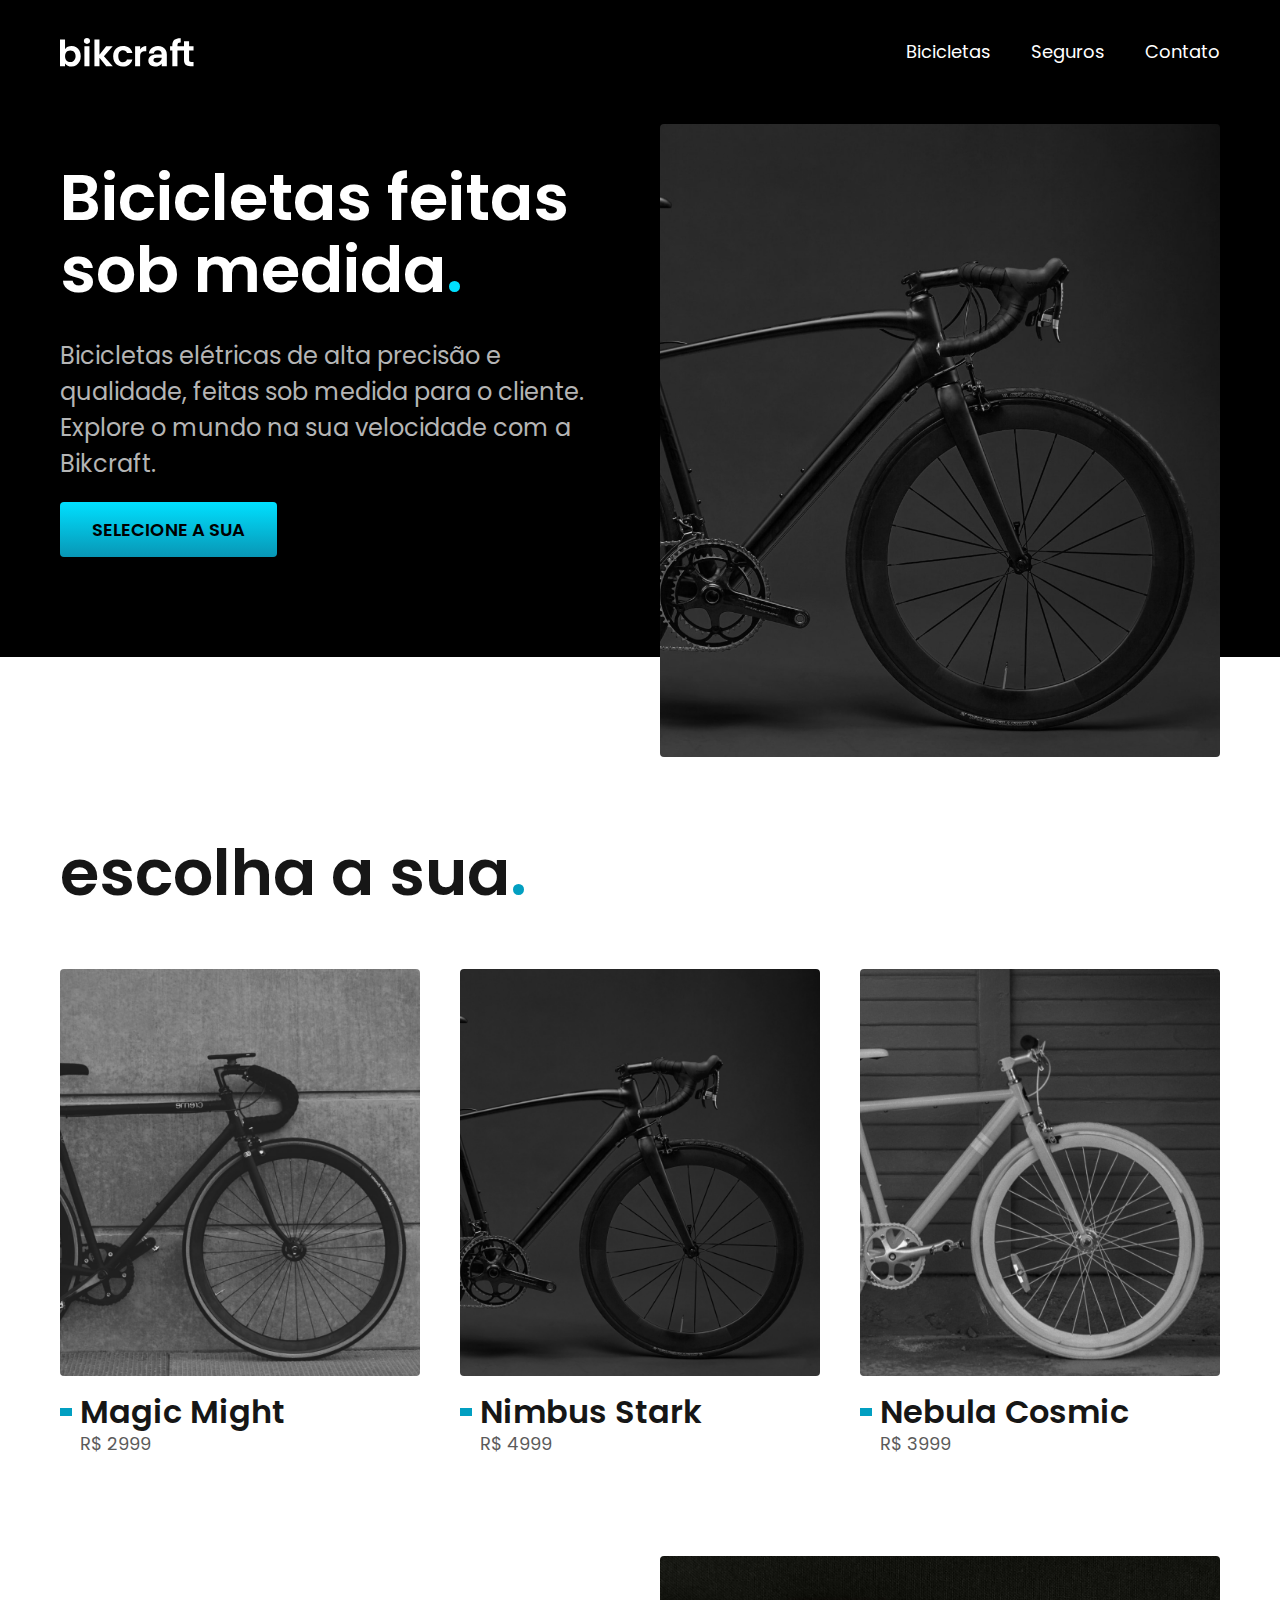
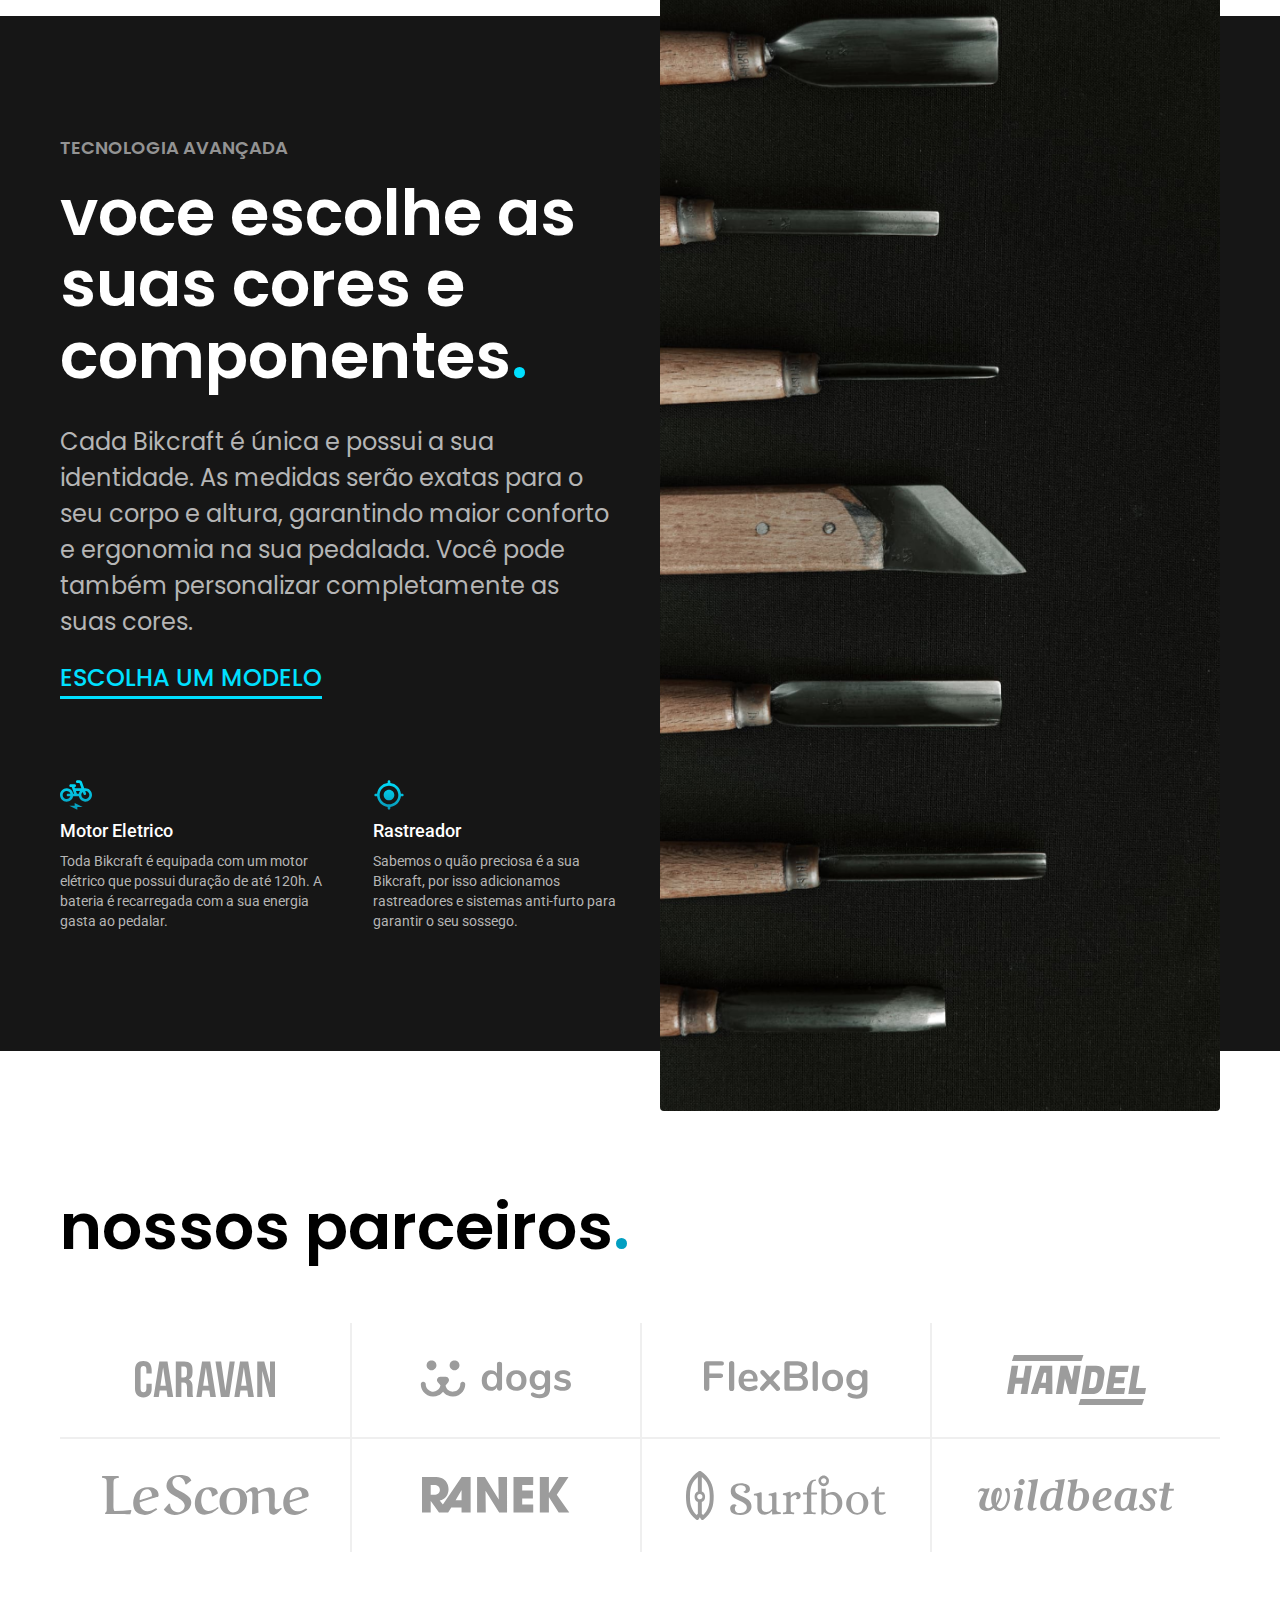
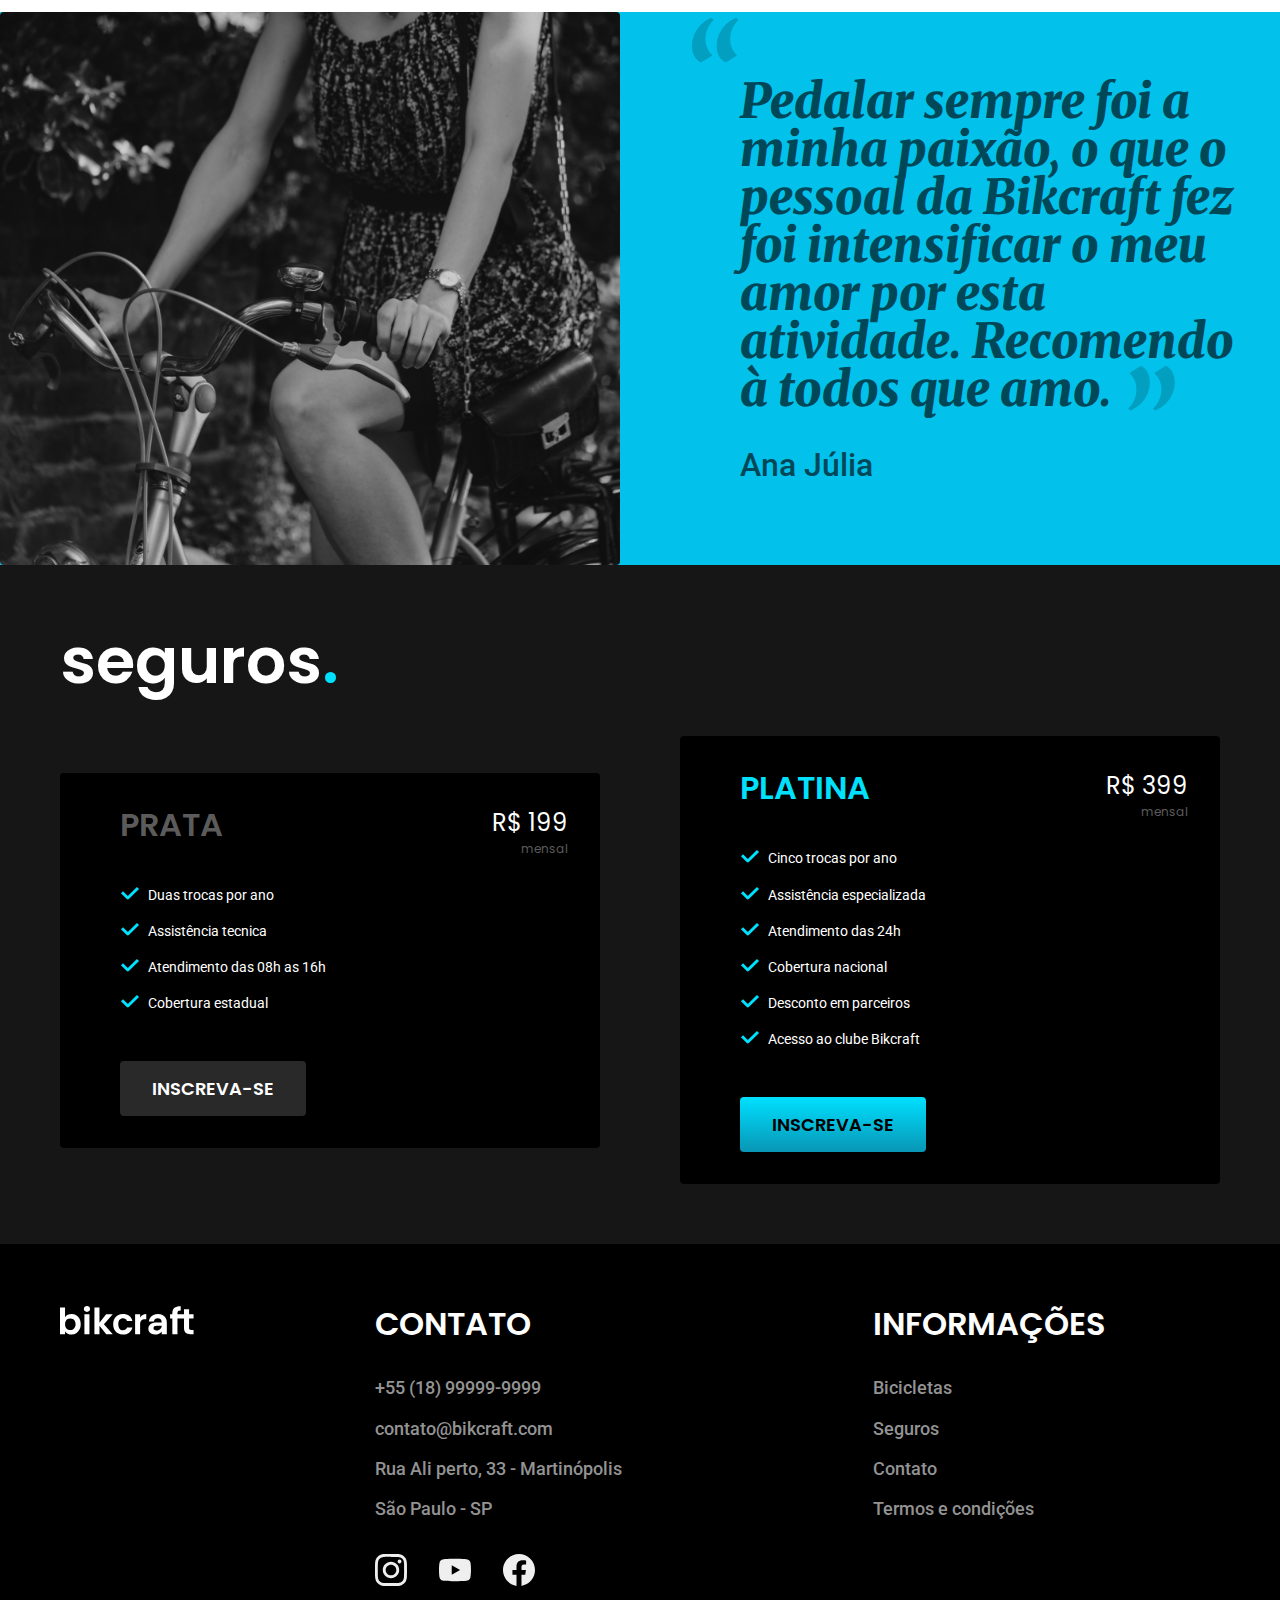
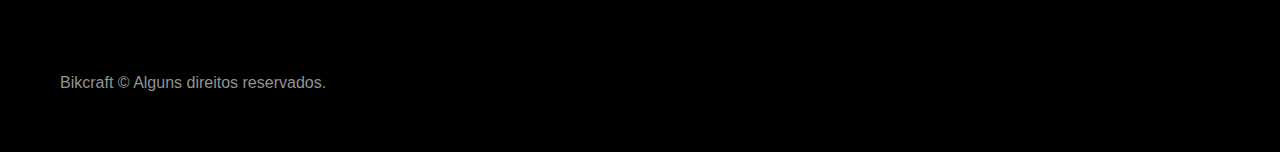
<file: index.html>
<!DOCTYPE html>
<html lang="pt-br">
<head>
    <meta charset="UTF-8">
    <meta name="viewport" content="width=device-width, initial-scale=1.0">
    <meta name="description" content="Bicicletas elétricas de alta precisão e qualidade,  feitas sob medida para o cliente. Explore o mundo na sua velocidade com a Bikcraft.">
    <link rel="icon" href="./img/favcon.svg" type="image/sbg+xml">
    <link rel="preload" href="./css/style.min.css" as="style">
    <link rel="stylesheet" href="./css/style.min.css">
    <link rel="preconnect" href="https://fonts.googleapis.com">
    <link rel="preconnect" href="https://fonts.gstatic.com" crossorigin>
    <link href="https://fonts.googleapis.com/css2?family=Merriweather:ital,wght@1,900&family=Poppins:wght@400;600&family=Roboto:wght@400;500&display=swap" rel="stylesheet">
    <title>Bikcraft - Bicicletas Elétricas</title>
</head>
<body>
    <header class="header-bg">
        <div class="header container">
            <a href="./index.html"><img src="./img/bikcraft.svg" alt="Bikcraft"></a>
            <nav aria-label="primaria">
                <ul class="header-menu font-principal-media-normal2">
                    <li><a href="./bicicletas.html">Bicicletas</a></li>
                    <li><a href="./seguros.html">Seguros</a></li>
                    <li><a href="./contato.html">Contato</a></li>
                </ul>
            </nav> 
        </div>
    </header>
    <main class="intro-bg">
        <div class="intro container">
            <div class="intro-conteudo">
                <h1 class="font-principal-bold-grande">Bicicletas feitas sob medida<span class="ponto">.</span></h1>
                <p class="font-principal-media-normal">Bicicletas elétricas de alta precisão e qualidade,  feitas sob medida para o cliente. Explore o mundo na sua velocidade com a Bikcraft.</p>
                <a class="botao" href="./bicicletas.html">Selecione a sua</a>
            </div>
                <picture>
                    <source media="(max-width: 800px)" srcset="./img/bicicletas/nimbus.jpg">
                    <img src="./img/bicicletas/nimbusstark-home.jpg" alt="Bicicleta elétrica preta">
                </picture>
        </div>
    </main>
    <article class="bicicletas-lista">
        <h2 class="font-principal-bold-grande">escolha a sua<span class="ponto2">.</span></h2>
        <ul>
            <li>
                <a href="./bicicletas/magic.html">
                    <img src="./img/bicicletas/magicmight-home.jpg" alt="Bicicleta preta">
                    <h3 class="font-principal-bold-grande2">Magic Might</h3>
                    <span class="font-principal-media-normal2">R$ 2999</span>
                </a>
            </li>
            <li>
                <a href="./bicicletas/nimbus.html">
                    <img src="./img/bicicletas/nimbusstark-home.jpg" alt="Bicicleta preta">
                    <h3 class="font-principal-bold-grande2">Nimbus Stark</h3>
                    <span class="font-principal-media-normal2">R$ 4999</span>
                </a>
            </li>
            <li>
                <a href="./bicicletas/nebula.html">
                    <img src="./img/bicicletas/nebulacosmic-home.jpg" alt="Bicicleta preta">
                    <h3 class="font-principal-bold-grande2">Nebula Cosmic</h3>
                    <span class="font-principal-media-normal2">R$ 3999</span>
                </a>
            </li>
        </ul>
    </article>
    <article class="tecnologias-bg">
        <div class="tecnologias container">
            <div class="tecnologia-conteudo">
                <span class="font-principal-bold-normal">TECNOLOGIA AVANÇADA</span>
                <h2 class="font-principal-bold-grande">voce escolhe as suas cores e componentes<span class="ponto">.</span></h2>
                <p class="font-principal-media-normal">Cada Bikcraft é única e possui a sua identidade. As medidas serão exatas para o seu corpo e altura, garantindo maior conforto e ergonomia na sua pedalada. Você pode também personalizar completamente as suas cores.</p>
                <a href="./bicicletas.html" class="link">Escolha um modelo</a>
                <div class="tecnologia-vantagens">
                    <div>
                        <img src="./img/icones/eletrica.svg" alt="">
                        <h3 class="font-secundaria-media-normal2">Motor Eletrico</h3>
                        <p class="font-secundaria-media-pequena">Toda Bikcraft é equipada com um motor elétrico que possui duração de até 120h. A bateria é recarregada com a sua energia gasta ao pedalar.</p>
                    </div>
                    <div>
                        <img src="./img/icones/rastreador.svg" alt="">
                        <h3 class="font-secundaria-media-normal2">Rastreador</h3>
                        <p class="font-secundaria-media-pequena">Sabemos o quão preciosa é a sua Bikcraft, por isso adicionamos rastreadores e sistemas anti-furto para garantir o seu sossego.</p>
                    </div>
                </div>
            </div>
            <div class="tecnologia-img">
                <img src="./img/fotos/tecnologia.jpg" alt="Ferramentas">
            </div>
        </div>
    </article>
    <section class="parceiros container" aria-label="Nossos Parceiros">
        <h2 class="font-principal-bold-grande">nossos parceiros<span class="ponto2">.</span></h2>
        <ul>
            <li><img src="./img/parceiros/caravan.svg" alt=""></li>
            <li><img src="./img/parceiros/dogs.svg" alt=""></li>
            <li><img src="./img/parceiros/flexblog.svg" alt=""></li>
            <li><img src="./img/parceiros/handel.svg" alt=""></li>
            <li><img src="./img/parceiros//lescone.svg" alt=""></li>
            <li><img src="./img/parceiros/ranek.svg" alt=""></li>
            <li><img src="./img/parceiros/surfbot.svg" alt=""></li>
            <li><img src="./img/parceiros/wildbeast.svg" alt=""></li>
        </ul>
    </section>
    <section class="depoimento">
        <div class="depoimento-img">
            <img src="./img/fotos/depoimento.jpg" alt="Pessoa pedalando uma bikcraft">
        </div>
        <div class="depoimento-texto">
            <blockquote>
                <p> Pedalar sempre foi a minha paixão, o que o pessoal da Bikcraft fez foi intensificar o meu amor por esta atividade. Recomendo à todos que amo.</p>
            </blockquote>
            <span class="font-secundaria-media-grande">Ana Júlia</span>
        </div>
    </section>
    <article class="seguros-bg">
        <div class="seguros container">
            <h2 class="font-principal-bold-grande">seguros<span class="ponto">.</span></h2>
        <div class="seguros-item">
            <h3 class="font-principal-bold-grande2">PRATA</h2>
            <span class="font-principal-media-normal">R$ 199<span class="font-principal-media-pequena">mensal</span></span>
            <ul class="font-secundaria-media-pequena">
                <li>Duas trocas por ano</li>
                <li>Assistência tecnica</li>
                <li>Atendimento das 08h as 16h</li>
                <li>Cobertura estadual</li>
            </ul>
            <a href="./orcamento.html?tipo=seguro&produto=prata" class="botao secundario">INSCREVA-SE</a>
        </div>
        <div class="seguros-item">
            <h3 class="font-principal-bold-grande2" id="platina">PLATINA</h2>
            <span class="font-principal-media-normal">R$ 399<span class="font-principal-media-pequena">mensal</span></span>
            <ul class="font-secundaria-media-pequena">
                <li>Cinco trocas por ano</li>
                <li>Assistência especializada</li>
                <li>Atendimento das 24h</li>
                <li>Cobertura nacional</li>
                <li>Desconto em parceiros</li>
                <li>Acesso ao clube Bikcraft</li>
            </ul>
            <a href="./orcamento.html?tipo=seguro&produto=platina" class="botao">INSCREVA-SE</a>
        </div>
        </div>
    </article>
    <footer class="footer-bg">
        <div class="footer container">
            <img src="./img/bikcraft.svg" alt="Bikcraft">
            <div class="footer-contato">
                <h3 class="font-principal-bold-grande2">Contato</h3>
                <ul class="font-secundaria-media-normal2">
                    <li><a href="tel:+5518999999999">+55 (18) 99999-9999</a></li>
                    <li><a href="mailto:contato@bikcraft.com">contato@bikcraft.com</a></li>
                    <li>Rua Ali perto, 33 - Martinópolis</li>
                    <li>São Paulo - SP</li>
                </ul>
                <div class="footer-redes">
                    <ul>
                        <li><a href="./"><img src="./img/redes/instagram.svg" alt="instagram"></a></li>
                        <li><a href="./"><img src="./img/redes/youtube.svg" alt="youtube"></a></li>
                        <li><a href="./"><img src="./img/redes/facebook.svg" alt="facebook"></a></li>
                    </ul>
                </div>
            </div>
            <div class="footer-infos">
                <h3 class="font-principal-bold-grande2">Informações</h3>
                <nav>
                    <ul class="font-secundaria-media-normal2">
                        <li><a href="./bicicletas.html">Bicicletas</a></li>
                        <li><a href="./seguros.html">Seguros<a></li>
                        <li><a href="./contato.html">Contato</a></li>
                        <li><a href="./termos.html">Termos e condições</a></li>
                    </ul>
                </nav>
            </div>
            <p class="copy">Bikcraft &copy; Alguns direitos reservados.</p>
        </div>
    </footer>
    <script src="./js/script.js"></script>
</body>
</html>
</file>
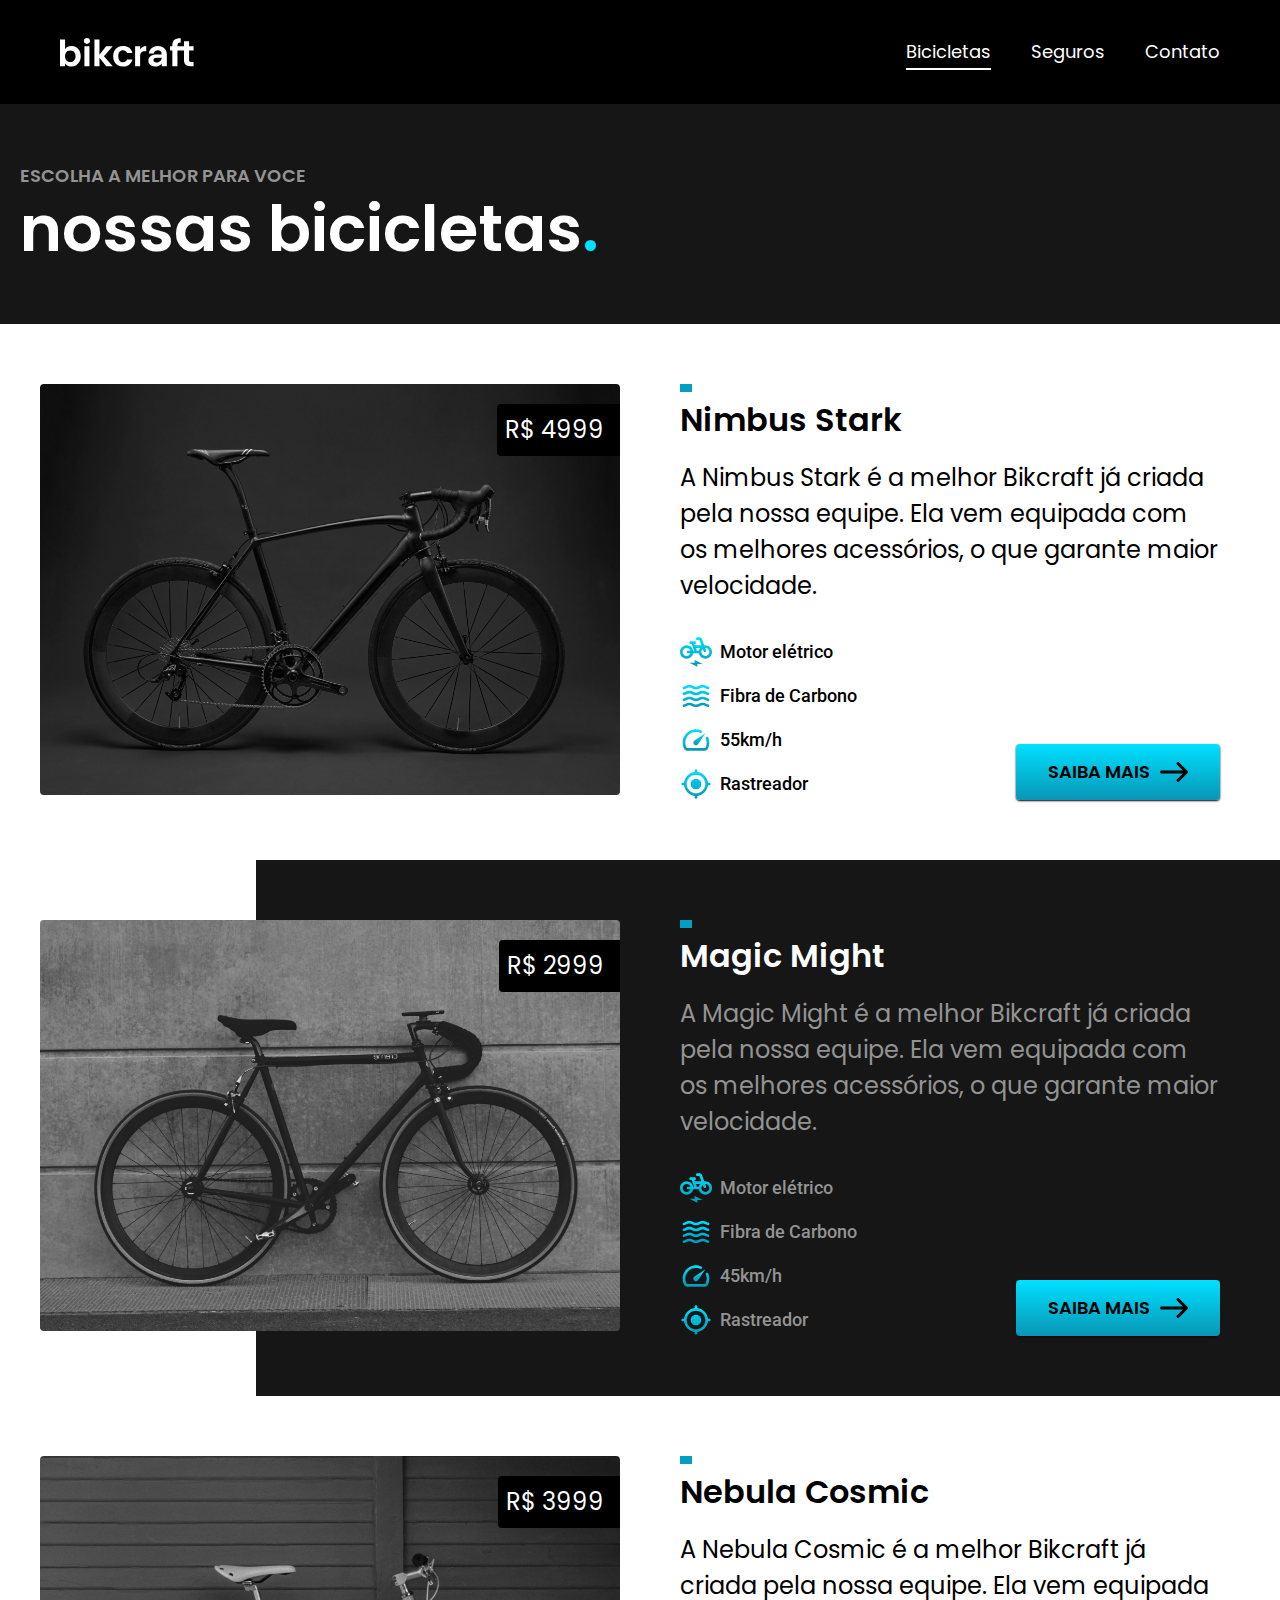
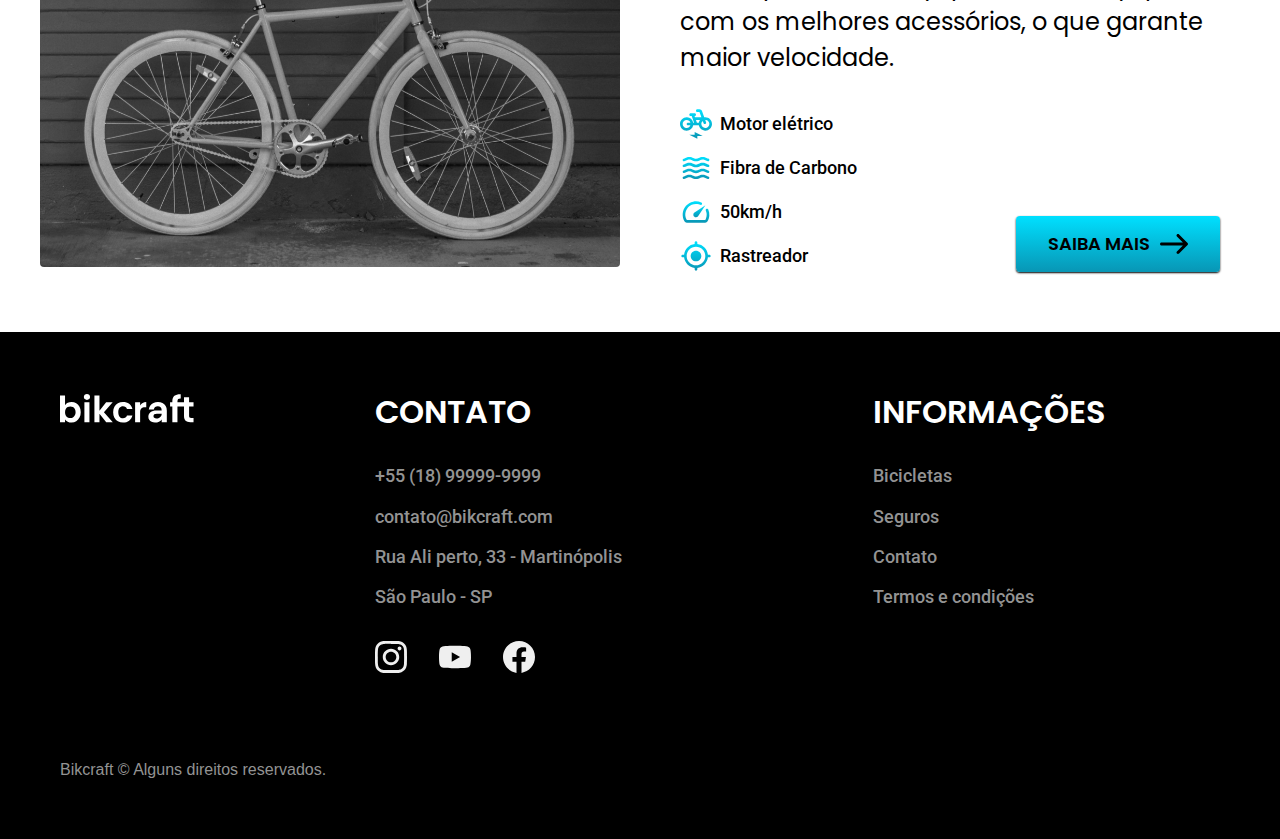
<file: bicicletas.html>
<!DOCTYPE html>
<html lang="pt-br">
<head>
    <meta charset="UTF-8">
    <meta name="viewport" content="width=device-width, initial-scale=1.0">
    <meta name="description" content="Bicicletas elétricas de alta precisão e qualidade,  feitas sob medida para o cliente. Explore o mundo na sua velocidade com a Bikcraft.">
    <link rel="icon" href="./img/favcon.svg" type="image/sbg+xml">
    <link rel="preload" href="./css/style.min.css" as="style">
    <link rel="stylesheet" href="./css/style.min.css">
    <link rel="preconnect" href="https://fonts.googleapis.com">
    <link rel="preconnect" href="https://fonts.gstatic.com" crossorigin>
    <link href="https://fonts.googleapis.com/css2?family=Merriweather:ital,wght@1,900&family=Poppins:wght@400;600&family=Roboto:wght@400;500&display=swap" rel="stylesheet">
    <link rel="preconnect" href="https://fonts.googleapis.com">
    <link rel="preconnect" href="https://fonts.gstatic.com" crossorigin>
    <link href="https://fonts.googleapis.com/css2?family=Poppins:wght@400;600&family=Roboto:wght@400;500&display=swap" rel="stylesheet">
    <title>Bicicletas - Bikcraft</title>
</head>
<body id="bicicletas">

    <header class="header-bg">
        <div class="header container">
            <a href="./index.html"><img src="./img/bikcraft.svg" alt="Bikcraft"></a>
            <nav aria-label="primaria">
                <ul class="header-menu font-principal-media-normal2">
                    <li><a href="./bicicletas.html">Bicicletas</a></li>
                    <li><a href="./seguros.html">Seguros</a></li>
                    <li><a href="./contato.html">Contato</a></li>
                </ul>
            </nav>
        </div>
    </header>

    <main>
        <div class="titulo-bg">
            <div class="titulo">
                <p class="font-principal-bold-normal">ESCOLHA A MELHOR PARA VOCE</p>
                <h1 class="font-principal-bold-grande">nossas bicicletas<span class="ponto">.</span></h1>
            </div>
        </div>

            <div class="bicicletas container">
                <div class="bicicletas-img">
                    <img src="./img/bicicletas/nimbus.jpg" alt="Bicicleta preta">
                    <span class="preco font-principal-media-normal">R$ 4999</span>
                </div>
                <div class="bicicleta-conteudo">
                    <h2 class="font-principal-bold-grande2">Nimbus Stark</h2>
                    <p class="font-principal-media-normal">A Nimbus Stark é a melhor Bikcraft já criada pela nossa equipe. Ela vem equipada com os melhores acessórios, o que garante maior velocidade.</p>
                    <ul class="font-secundaria-media-normal2">
                        <li>
                            <img src="./img/icones/eletrica.svg" alt="motor eletrico">Motor elétrico
                        </li>
                        <li>
                            <img src="./img/icones/carbono.svg" alt="">Fibra de Carbono
                        </li>
                        <li>
                            <img src="./img/icones/velocidade.svg" alt="">55km/h
                        </li>
                        <li>
                            <img src="./img/icones/rastreador.svg" alt="">Rastreador
                        </li>
                    </ul>
                    <a href="./bicicletas/nimbus.html?tipo=bikcraft&produto=nimbus" class="botao seta">Saiba mais</a>
                </div>
            </div>

        <div class="bicicletas-bg">
            <div class="bicicletas container">
                <div class="bicicletas-img">
                    <img src="./img/bicicletas/magic.jpg" alt="Bicicleta preta">
                    <span class="preco font-principal-media-normal">R$ 2999</span>
                </div>
                <div class="bicicleta-conteudo">
                    <h2 class="font-principal-bold-grande2">Magic Might</h2>
                    <p class="font-principal-media-normal">A Magic Might é a melhor Bikcraft já criada pela nossa equipe. Ela vem equipada com os melhores acessórios, o que garante maior velocidade.</p>
                    <ul class="font-secundaria-media-normal2">
                        <li>
                            <img src="./img/icones/eletrica.svg" alt="motor eletrico">Motor elétrico
                        </li>
                        <li>
                            <img src="./img/icones/carbono.svg" alt="">Fibra de Carbono
                        </li>
                        <li>
                            <img src="./img/icones/velocidade.svg" alt="">45km/h
                        </li>
                        <li>
                            <img src="./img/icones/rastreador.svg" alt="">Rastreador
                        </li>
                    </ul>
                    <a href="./bicicletas/magic.html?tipo=bikcraft&produto=magic" class="botao seta">Saiba mais</a>
                </div>
            </div>
        </div>

            <div class="bicicletas container">
                <div class="bicicletas-img">
                    <img src="./img/bicicletas/nebula.jpg" alt="Bicicleta preta">
                    <span class="preco font-principal-media-normal">R$ 3999</span>
                </div>
                <div class="bicicleta-conteudo">
                    <h2 class="font-principal-bold-grande2">Nebula Cosmic</h2>
                    <p class="font-principal-media-normal">A Nebula Cosmic é a melhor Bikcraft já criada pela nossa equipe. Ela vem equipada com os melhores acessórios, o que garante maior velocidade.</p>
                    <ul class="font-secundaria-media-normal2">
                        <li>
                            <img src="./img/icones/eletrica.svg" alt="motor eletrico">Motor elétrico
                        </li>
                        <li>
                            <img src="./img/icones/carbono.svg" alt="">Fibra de Carbono
                        </li>
                        <li>
                            <img src="./img/icones/velocidade.svg" alt="">50km/h
                        </li>
                        <li>
                            <img src="./img/icones/rastreador.svg" alt="">Rastreador
                        </li>
                    </ul>
                    <a href="./bicicletas/nebula.html?tipo=bikcraft&produto=nebula" class="botao seta">Saiba mais</a>
                </div>
            </div>

    </main>

    <footer class="footer-bg">
        <div class="footer container">
            <img src="./img/bikcraft.svg" alt="Bikcraft">
            <div class="footer-contato">
                <h3 class="font-principal-bold-grande2">Contato</h3>
                <ul class="font-secundaria-media-normal2">
                    <li><a href="tel:+5518999999999">+55 (18) 99999-9999</a></li>
                    <li><a href="mailto:contato@bikcraft.com">contato@bikcraft.com</a></li>
                    <li>Rua Ali perto, 33 - Martinópolis</li>
                    <li>São Paulo - SP</li>
                </ul>
                <div class="footer-redes">
                    <ul>
                        <li><a href="./"><img src="./img/redes/instagram.svg" alt="instagram"></a></li>
                        <li><a href="./"><img src="./img/redes/youtube.svg" alt="youtube"></a></li>
                        <li><a href="./"><img src="./img/redes/facebook.svg" alt="facebook"></a></li>
                    </ul>
                </div>
            </div>
            <div class="footer-infos">
                <h3 class="font-principal-bold-grande2">Informações</h3>
                <nav>
                    <ul class="font-secundaria-media-normal2">
                        <li><a href="./bicicletas.html">Bicicletas</a></li>
                        <li><a href="./seguros.html">Seguros<a></li>
                        <li><a href="./contato.html">Contato</a></li>
                        <li><a href="./termos.html">Termos e condições</a></li>
                    </ul>
                </nav>
            </div>
            <p class="copy">Bikcraft &copy; Alguns direitos reservados.</p>
        </div>
    </footer>

<script src="./js/script.js"></script>
</body>
</html>
</file>
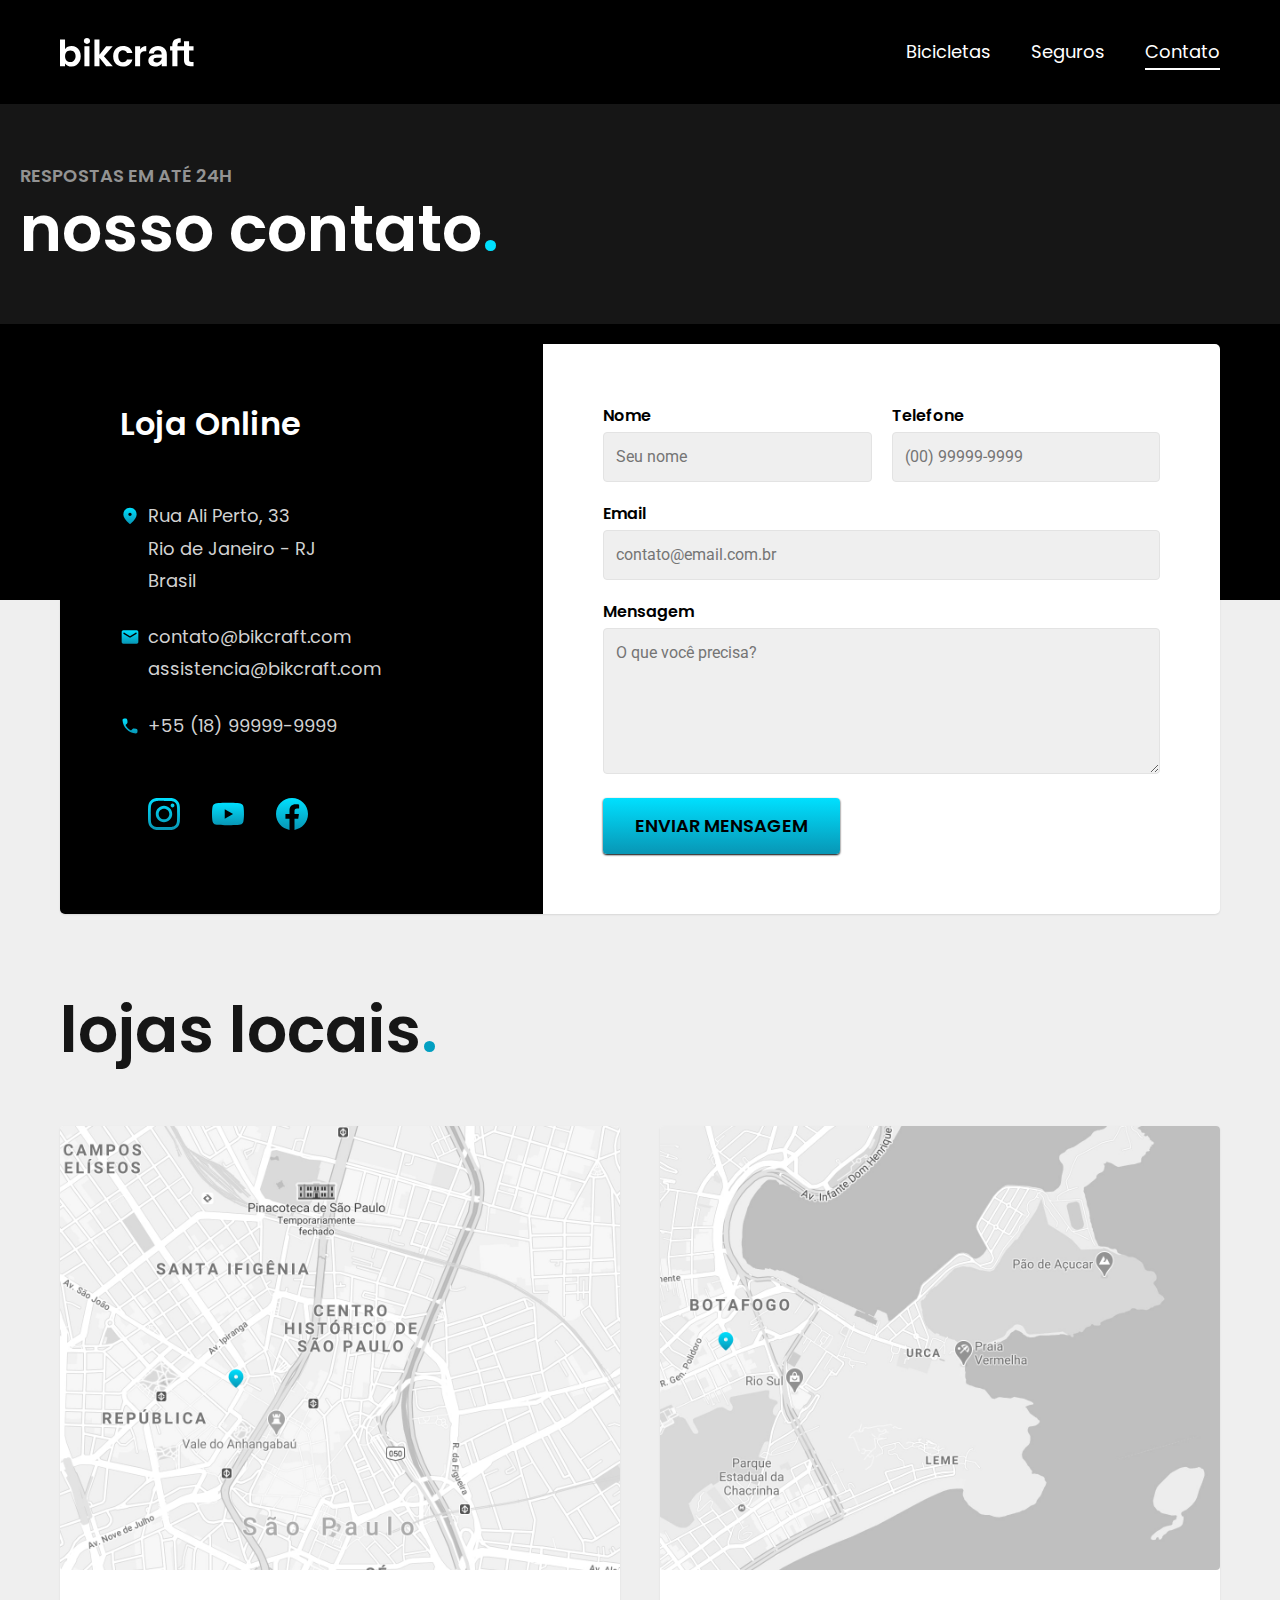
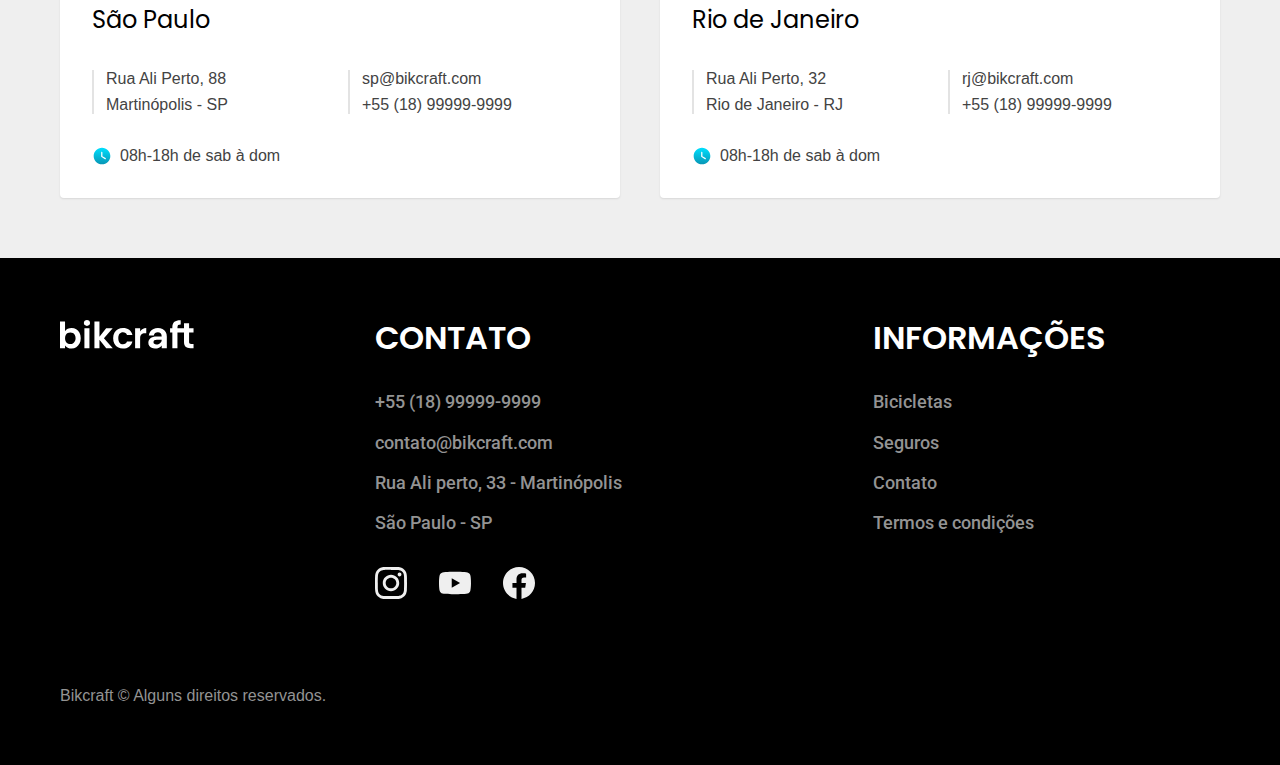
<file: contato.html>
<!DOCTYPE html>
<html lang="pt-br">
<head>
    <meta charset="UTF-8">
    <meta name="viewport" content="width=device-width, initial-scale=1.0">
    <meta name="description" content="Bicicletas elétricas de alta precisão e qualidade,  feitas sob medida para o cliente. Explore o mundo na sua velocidade com a Bikcraft.">
    <link rel="icon" href="./img/favcon.svg" type="image/sbg+xml">
    <link rel="preload" href="./css/style.min.css" as="style">
    <link rel="stylesheet" href="./css/style.min.css">
    <link rel="preconnect" href="https://fonts.googleapis.com">
    <link rel="preconnect" href="https://fonts.gstatic.com" crossorigin>
    <link href="https://fonts.googleapis.com/css2?family=Merriweather:ital,wght@1,900&family=Poppins:wght@400;600&family=Roboto:wght@400;500&display=swap" rel="stylesheet">
    <link rel="preconnect" href="https://fonts.googleapis.com">
    <link rel="preconnect" href="https://fonts.gstatic.com" crossorigin>
    <link href="https://fonts.googleapis.com/css2?family=Poppins:wght@400;600&family=Roboto:wght@400;500&display=swap" rel="stylesheet">
    <title>Contato - Bikcraft</title>
</head>
<body id="contato">
    <header class="header-bg">
        <div class="header container">
            <a href="./index.html"><img src="./img/bikcraft.svg" alt="Bikcraft"></a>
            <nav aria-label="primaria">
                <ul class="header-menu font-principal-media-normal2">
                    <li><a href="./bicicletas.html">Bicicletas</a></li>
                    <li><a href="./seguros.html">Seguros</a></li>
                    <li><a href="./contato.html">Contato</a></li>
                </ul>
            </nav>
        </div>
    </header>
    <main>
        <div class="titulo-bg">
            <div class="titulo">
                <p class="font-principal-bold-normal">RESPOSTAS EM ATÉ 24H</p>
                <h1 class="font-principal-bold-grande">nosso contato<span class="ponto">.</span></h1>
            </div>
        </div>
        <div class="contato container">
            <section class="contato-dados" aria-label="Endereço">
                    <h2 class="font-principal-bold-grande2">Loja Online</h2>
                    <div class="contato-endereco font-principal-media-normal2">
                        <p>Rua Ali Perto, 33</p>
                        <p>Rio de Janeiro - RJ</p>
                        <p>Brasil</p>
                    </div>
                    <address class="contato-mails font-principal-media-normal2">
                        <a href="mailto:contato@bikcraft.com">contato@bikcraft.com</a>
                        <a href="mailto:assistencia@bikcraft.com">assistencia@bikcraft.com</a>
                        <a href="tel:+5518999999999">+55 (18) 99999-9999</a>
                    </address>
                    <div class="contato-redes">
                            <a href="./"><img src="./img/redes/instagram-gradient.svg" alt="instagram"></a>
                            <a href="./"><img src="./img/redes/youtube-gradient.svg" alt="youtube"></a>
                            <a href="./"><img src="./img/redes/facebook-gradient.svg" alt="facebook"></a>
                    </div>
            </section>
            <section class="contato-form" aria-label="formalario">
                    <form action="./contato.html" class="form ">
                        <div>
                            <label for="nome">Nome</label>
                            <input type="text" id="nome" name="nome" placeholder="Seu nome">
                        </div>
                        <div>
                            <label for="telefone">Telefone</label>
                            <input type="text" id="telefone" name="telefone" placeholder="(00) 99999-9999">
                        </div>
                        <div class="col2">
                            <label for="email">Email</label>
                            <input type="email" id="email" name="email" placeholder="contato@email.com.br">
                        </div>
                        <div class="col2">
                            <label for="mensagem">Mensagem</label>
                            <textarea id="mensagem" rows="5" name="mensagem" placeholder="O que você precisa?"></textarea>
                        </div>
                        <button class="botao col2">Enviar Mensagem</button>
                    </form>
            </section>
        </div>
    </main>
    <article class="lojas container">
        <h2 class="font-principal-bold-grande">lojas locais<span class="ponto2">.</span></h2>
        <div class="lojas-item">
            <img src="./img/lojas/sp.jpg" alt="mapa que marca o endereço rua ali perto - SP">
            <div class="loja-conteudo">
                <h3 class="font-principal-media-normal">São Paulo</h3>
                <div class="loja-dados ">
                    <p>Rua Ali Perto, 88</p>
                    <p>Martinópolis - SP</p>
                </div>
                <div class="loja-dados">
                    <a href="mailto:sp@bikcraft.com">sp@bikcraft.com</a>
                    <a href="tel:+5518999999999">+55 (18) 99999-9999</a>
                </div>
                <p class="loja-tempo"><img src="./img/icones/horario.svg" alt="">08h-18h de sab à dom</p>
            </div>
        </div>
        <div class="lojas-item">
            <img src="./img/lojas/rj.jpg" alt="mapa que marca o endereço rua ali perto - RJ">
            <div class="loja-conteudo">
                <h3 class="font-principal-media-normal">Rio de Janeiro</h3>
                <div class="loja-dados">
                    <p>Rua Ali Perto, 32</p>
                    <p>Rio de Janeiro - RJ</p>
                </div>
                <div class="loja-dados">
                    <a href="mailto:rj@bikcraft.com">rj@bikcraft.com</a>
                    <a href="tel:+5518999999999">+55 (18) 99999-9999</a>
                </div>
                <p class="loja-tempo"> <img src="./img/icones/horario.svg" alt=""> 08h-18h de sab à dom</p>
            </div>
        </div>
    </article>
    <footer class="footer-bg">
        <div class="footer container">
            <img src="./img/bikcraft.svg" alt="Bikcraft">
            <div class="footer-contato">
                <h3 class="font-principal-bold-grande2">Contato</h3>
                <ul class="font-secundaria-media-normal2">
                    <li><a href="tel:+5518999999999">+55 (18) 99999-9999</a></li>
                    <li><a href="mailto:contato@bikcraft.com">contato@bikcraft.com</a></li>
                    <li>Rua Ali perto, 33 - Martinópolis</li>
                    <li>São Paulo - SP</li>
                </ul>
                <div class="footer-redes">
                    <ul>
                        <li><a href="./"><img src="./img/redes/instagram.svg" alt="instagram"></a></li>
                        <li><a href="./"><img src="./img/redes/youtube.svg" alt="youtube"></a></li>
                        <li><a href="./"><img src="./img/redes/facebook.svg" alt="facebook"></a></li>
                    </ul>
                </div>
            </div>
            <div class="footer-infos">
                <h3 class="font-principal-bold-grande2">Informações</h3>
                <nav>
                    <ul class="font-secundaria-media-normal2">
                        <li><a href="./bicicletas.html">Bicicletas</a></li>
                        <li><a href="./seguros.html">Seguros<a></li>
                        <li><a href="./contato.html">Contato</a></li>
                        <li><a href="./termos.html">Termos e condições</a></li>
                    </ul>
                </nav>
            </div>
            <p class="copy">Bikcraft &copy; Alguns direitos reservados.</p>
        </div>
    </footer>
<script src="./js/script.js"></script>
</body>
</html>
</file>
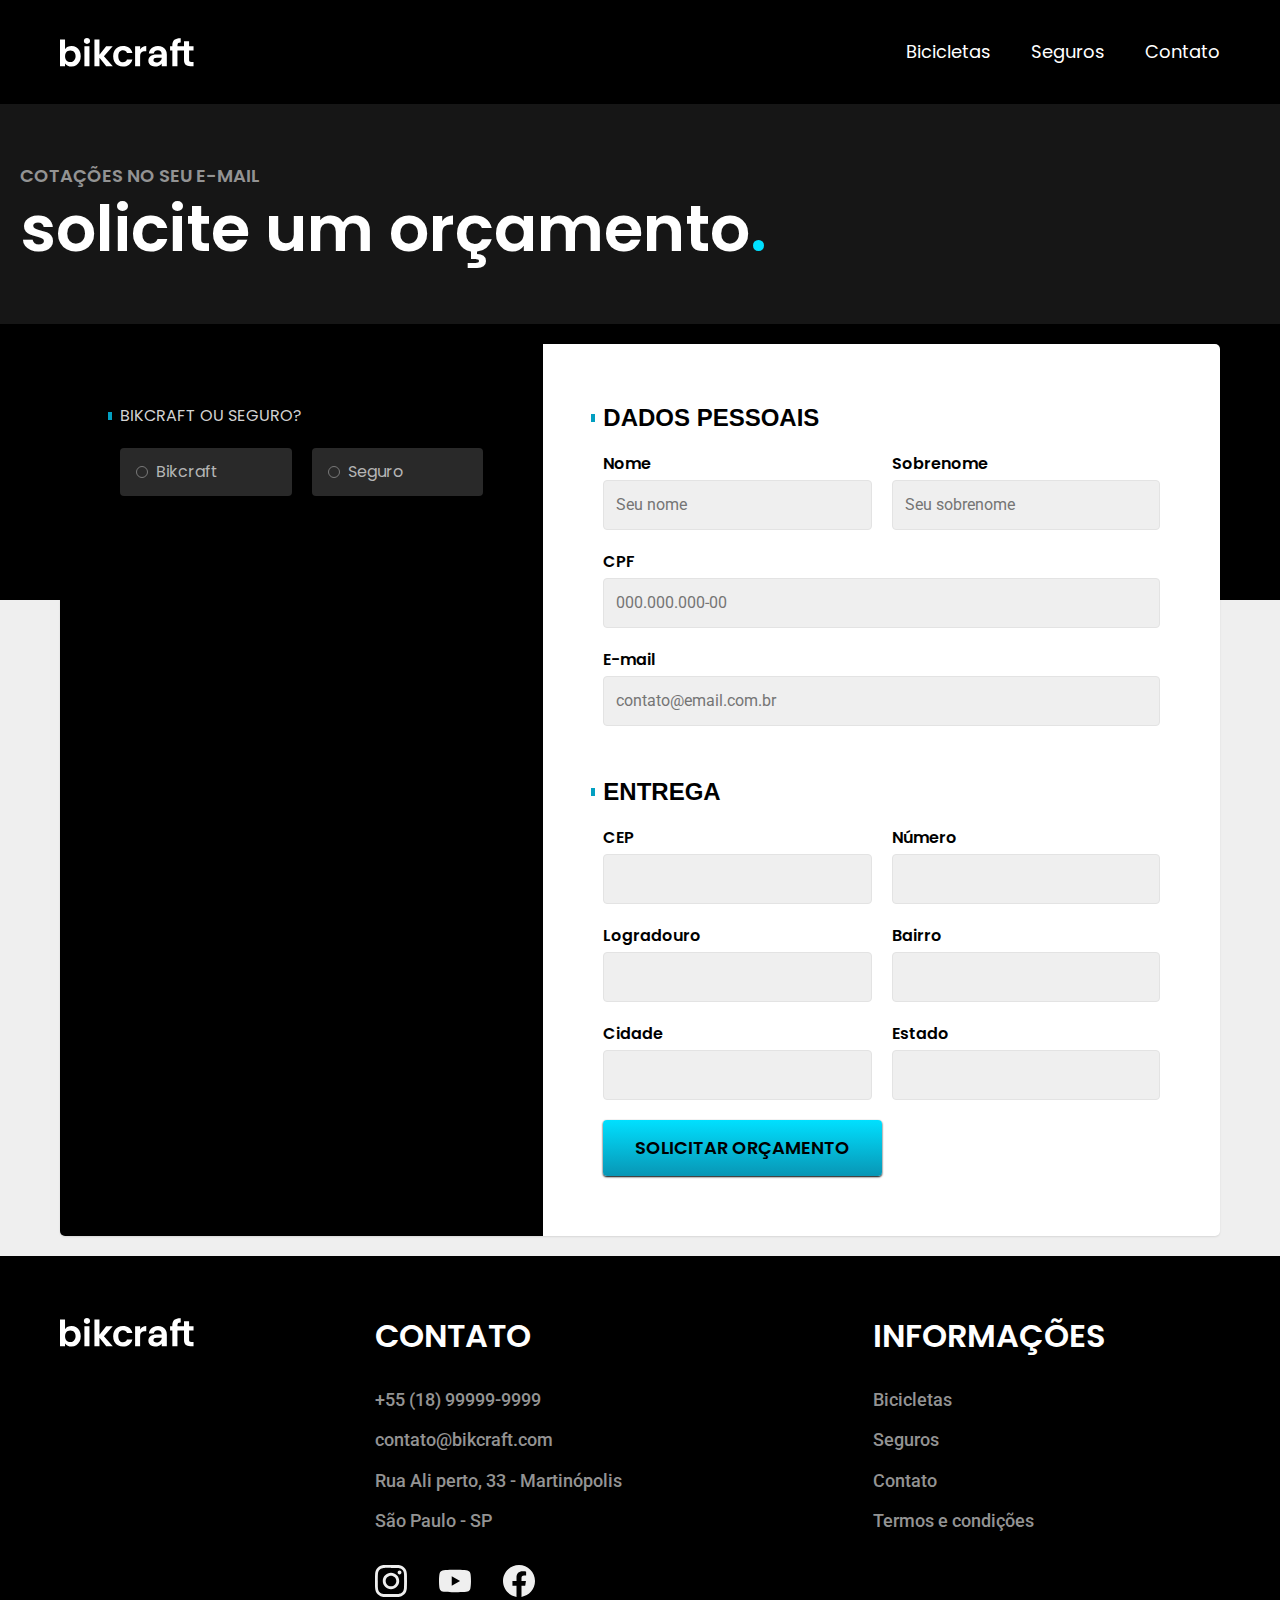
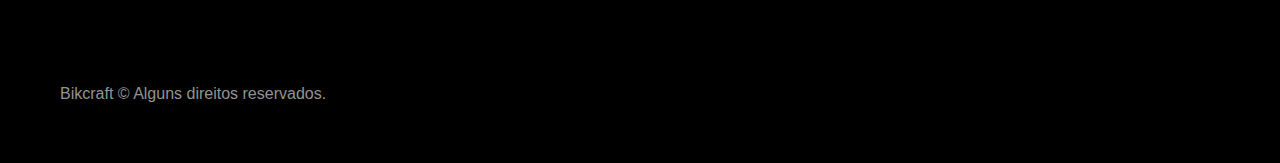
<file: orcamento.html>
<!DOCTYPE html>
<html lang="pt-br">
<head>
    <meta charset="UTF-8">
    <meta name="viewport" content="width=device-width, initial-scale=1.0">
    <meta name="description" content="Bicicletas elétricas de alta precisão e qualidade,  feitas sob medida para o cliente. Explore o mundo na sua velocidade com a Bikcraft.">
    <link rel="icon" href="./img/favcon.svg" type="image/sbg+xml">
    <link rel="preload" href="./css/style.min.css" as="style">
    <link rel="stylesheet" href="./css/style.min.css">
    <link rel="preconnect" href="https://fonts.googleapis.com">
    <link rel="preconnect" href="https://fonts.gstatic.com" crossorigin>
    <link href="https://fonts.googleapis.com/css2?family=Merriweather:ital,wght@1,900&family=Poppins:wght@400;600&family=Roboto:wght@400;500&display=swap" rel="stylesheet">
    <link rel="preconnect" href="https://fonts.googleapis.com">
    <link rel="preconnect" href="https://fonts.gstatic.com" crossorigin>
    <link href="https://fonts.googleapis.com/css2?family=Poppins:wght@400;600&family=Roboto:wght@400;500&display=swap" rel="stylesheet">
    <title>Orçamento - Bikcraft</title>
</head>
<body id="orcamento">
    <header class="header-bg">
        <div class="header container">
            <a href="./index.html"><img src="./img/bikcraft.svg" alt="Bikcraft"></a>
            <nav aria-label="primaria">
                <ul class="header-menu font-principal-media-normal2">
                    <li><a href="./bicicletas.html">Bicicletas</a></li>
                    <li><a href="./seguros.html">Seguros</a></li>
                    <li><a href="./contato.html">Contato</a></li>
                </ul>
            </nav>
        </div>
    </header>
    <main>
        <div class="titulo-bg">
            <div class="titulo">
                <p class="font-principal-bold-normal">COTAÇÕES NO SEU E-MAIL</p>
                <h1 class="font-principal-bold-grande">solicite um orçamento<span class="ponto">.</span></h1>
            </div>
        </div>

        <form action="./" class="orcamento container">

            <div class="orcamento-produto">

                <h2 class="font-principal-media-normal3">Bikcraft ou Seguro?</h2>

                <input type="radio" name="tipo" value="bikcrafit" id="bikcraft">
                <label for="bikcraft">Bikcraft</label>

                <input type="radio" name="tipo" value="seguro" id="seguro">
                <label for="seguro">Seguro</label>

                <div class="orcamento-conteudo" id="orcamento-bikcraft">
                    <h2 class="font-principal-media-normal3">ESCOLHA A SUA</h2>

                <input type="radio" name="produto" value="nimbus" id="nimbus">
                <label for="nimbus">Nimbus Stark <span>R$ 4999</span> </label>
                <div class="orcamento-detalhes">
                    <ul class="font-secundaria-media-pequena">
                        <li><img src="./img/icones/eletrica.svg" alt=" ">Motor Elétrico</li>
                        <li><img src="./img/icones/carbono.svg" alt="">Fibra de Carbono</li>
                        <li><img src="./img/icones/velocidade.svg" alt="">50 km/h</li>
                        <li><img src="./img/icones/rastreador.svg" alt="">Rastreador</li>
                    </ul>
                    <img src="./img/bicicletas/nimbus.jpg" alt="bicicleta preta">
                </div>

                <input type="radio" name="produto" value="magic" id="magic">
                <label for="magic">Magic Might <span>R$ 2999</span></label>
                <div class="orcamento-detalhes">
                    <ul class="font-secundaria-media-pequena">
                        <li><img src="./img/icones/eletrica.svg" alt=" ">Motor Elétrico</li>
                        <li><img src="./img/icones/carbono.svg" alt="">Fibra de Carbono</li>
                        <li><img src="./img/icones/velocidade.svg" alt="">45 km/h</li>
                        <li><img src="./img/icones/rastreador.svg" alt="">Rastreador</li>
                    </ul>
                    <img src="./img/bicicletas/magic.jpg" alt="bicicleta preta">
                </div>

                <input type="radio" name="produto" value="nebula" id="nebula">
                <label for="nebula">Nebula Cosmic <span>R$ 3999</span></label>
                <div class="orcamento-detalhes">
                    <ul class="font-secundaria-media-pequena">
                        <li><img src="./img/icones/eletrica.svg" alt=" ">Motor Elétrico</li>
                        <li><img src="./img/icones/carbono.svg" alt="">Fibra de Carbono</li>
                        <li><img src="./img/icones/velocidade.svg" alt="">40 km/h</li>
                        <li><img src="./img/icones/rastreador.svg" alt="">Rastreador</li>
                    </ul>
                    <img src="./img/bicicletas/nebula.jpg" alt="bicicleta branca">
                </div>

                </div>

                <div class="orcamento-conteudo" id="orcamento-seguro">
                    <h2>ESCOLHA O PLANO</h2>

                    <input type="radio" name="produto" value="prata" id="prata">
                    <label for="prata">Prata<span>R$ 199</span></label>

                    <input type="radio" name="produto" value="platina" id="platina">
                    <label for="Platina">Platina<span>R$ 399</span></label>
                </div>

            </div>

            <div class="orcamento-dados form">

                <h2 class="col2">Dados Pessoais</h2>

                <div>
                    <label for="nome">Nome</label>
                    <input type="text" id="nome" name="nome" placeholder="Seu nome">
                </div>

                <div>
                    <label for="sobrenome">Sobrenome</label>
                    <input type="text" id="sobrenome" name="sobrenome" placeholder="Seu sobrenome">
                </div>

                <div class="col2">
                    <label  for="cpf">CPF</label>
                    <input type="text" id="cpf" name="cpf" placeholder="000.000.000-00">
                </div>

                <div class="col2">
                    <label for="email">E-mail</label>
                    <input type="email" id="email" name="email" placeholder="contato@email.com.br">
                </div>

                <h2 class="col2 entrega">Entrega</h2>

                <div>
                    <label for="cep">CEP</label>
                    <input type="text" id="cep" name="cep">
                </div>

                <div>
                    <label for="nmr">Número</label>
                    <input type="text" id="nmr" name="nmr">
                </div>

                <div>
                    <label for="logradouro">Logradouro</label>
                    <input type="text" id="logradouro" name="logradouro">
                </div>

                <div>
                    <label for="bairro">Bairro</label>
                    <input type="text" id="bairro" name="bairro">
                </div>

                <div>
                    <label for="cidade">Cidade</label>
                    <input type="text" id="cidade" name="cidade">
                </div>
                
                <div>
                    <label for="estado">Estado</label>
                    <input type="text" id="estado" name="estado">
                </div>
                <button class="botao col2">Solicitar orçamento</button>
            </form>
            </div>
        </form>
    </main>

    <footer class="footer-bg">
        <div class="footer container">
            <img src="./img/bikcraft.svg" alt="Bikcraft">
            <div class="footer-contato">
                <h3 class="font-principal-bold-grande2">Contato</h3>
                <ul class="font-secundaria-media-normal2">
                    <li><a href="tel:+5518999999999">+55 (18) 99999-9999</a></li>
                    <li><a href="mailto:contato@bikcraft.com">contato@bikcraft.com</a></li>
                    <li>Rua Ali perto, 33 - Martinópolis</li>
                    <li>São Paulo - SP</li>
                </ul>
                <div class="footer-redes">
                    <ul>
                        <li><a href="./"><img src="./img/redes/instagram.svg" alt="instagram"></a></li>
                        <li><a href="./"><img src="./img/redes/youtube.svg" alt="youtube"></a></li>
                        <li><a href="./"><img src="./img/redes/facebook.svg" alt="facebook"></a></li>
                    </ul>
                </div>
            </div>
            <div class="footer-infos">
                <h3 class="font-principal-bold-grande2">Informações</h3>
                <nav>
                    <ul class="font-secundaria-media-normal2">
                        <li><a href="./bicicletas.html">Bicicletas</a></li>
                        <li><a href="./seguros.html">Seguros<a></li>
                        <li><a href="./contato.html">Contato</a></li>
                        <li><a href="./termos.html">Termos e condições</a></li>
                    </ul>
                </nav>
            </div>
            <p class="copy">Bikcraft &copy; Alguns direitos reservados.</p>
        </div>
    </footer>
<script src="./js/script.js"></script>
</body>
</html>
</file>
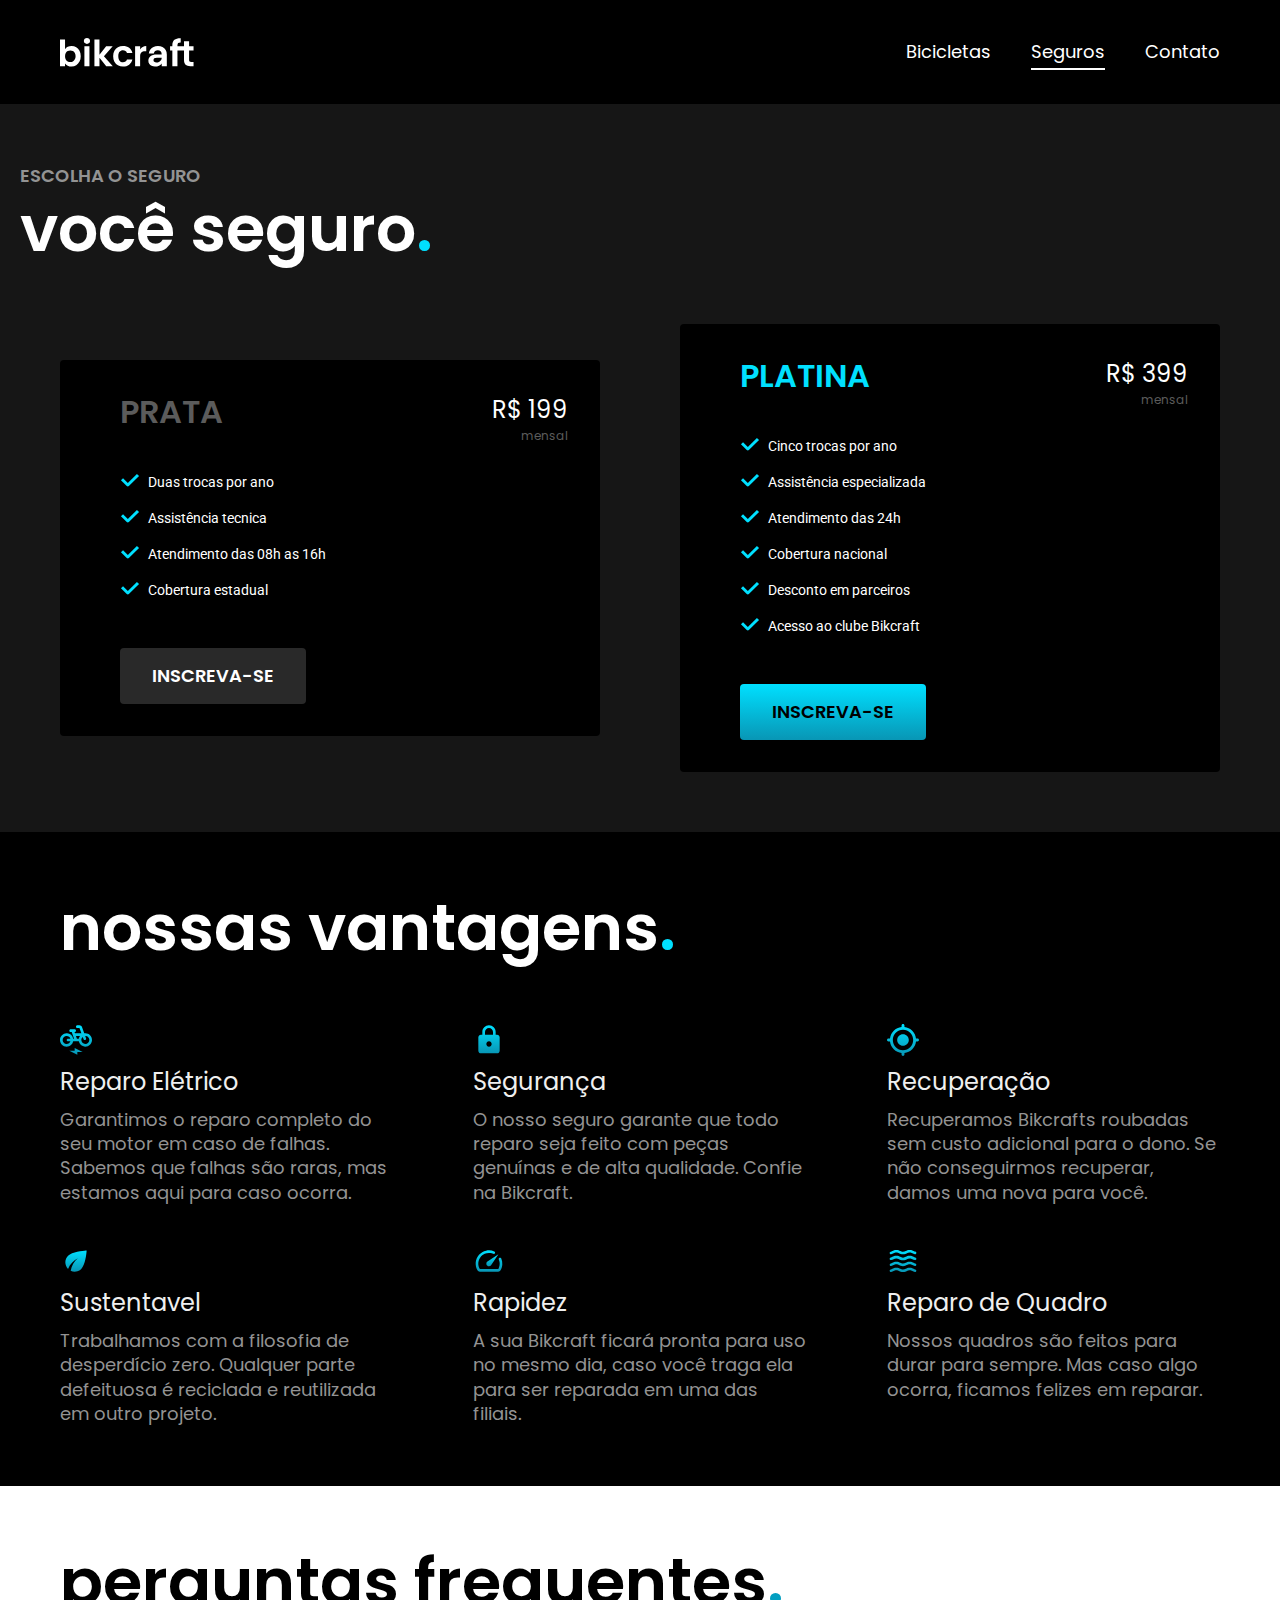
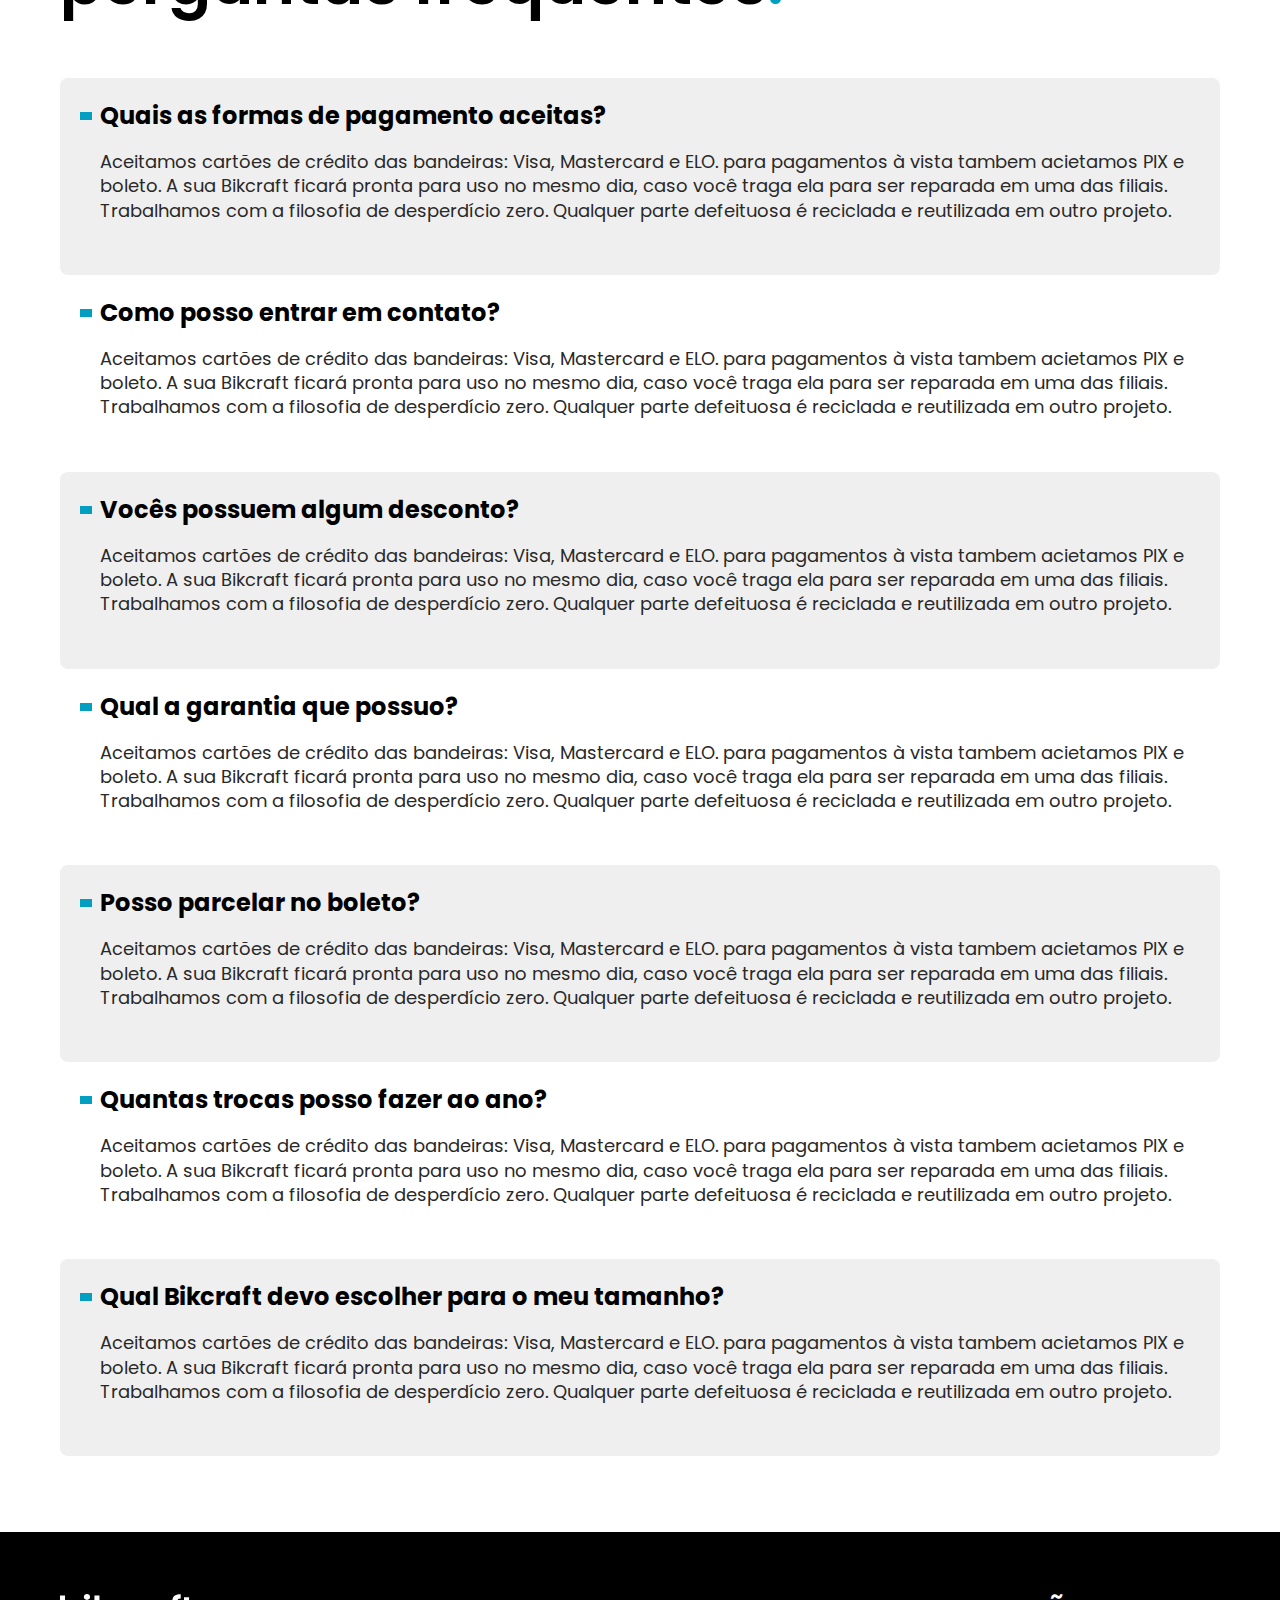
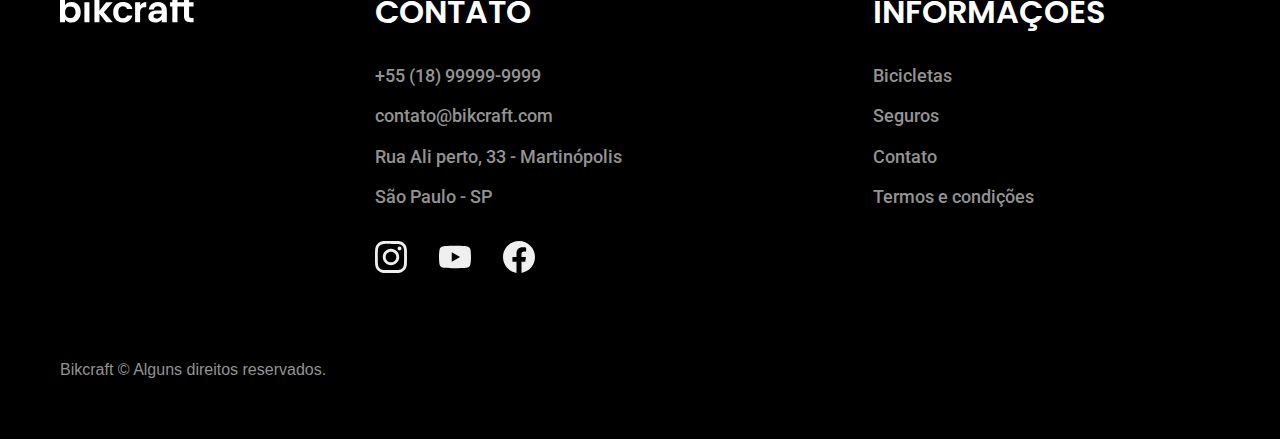
<file: seguros.html>
<!DOCTYPE html>
<html lang="pt-br">
<head>
    <meta charset="UTF-8">
    <meta name="viewport" content="width=device-width, initial-scale=1.0">
    <meta name="description" content="Bicicletas elétricas de alta precisão e qualidade,  feitas sob medida para o cliente. Explore o mundo na sua velocidade com a Bikcraft.">
    <link rel="icon" href="./img/favcon.svg" type="image/sbg+xml">
    <link rel="preload" href="./css/style.min.css" as="style">
    <link rel="stylesheet" href="./css/style.min.css">
    <link rel="preconnect" href="https://fonts.googleapis.com">
    <link rel="preconnect" href="https://fonts.gstatic.com" crossorigin>
    <link href="https://fonts.googleapis.com/css2?family=Merriweather:ital,wght@1,900&family=Poppins:wght@400;600&family=Roboto:wght@400;500&display=swap" rel="stylesheet">
    <link rel="preconnect" href="https://fonts.googleapis.com">
    <link rel="preconnect" href="https://fonts.gstatic.com" crossorigin>
    <link href="https://fonts.googleapis.com/css2?family=Poppins:wght@400;600&family=Roboto:wght@400;500&display=swap" rel="stylesheet">
    <title>Seguros - Bikcraft</title>
</head>
<body id="seguros">
    <header class="header-bg">
        <div class="header container">
            <a href="./index.html"><img src="./img/bikcraft.svg" alt="Bikcraft"></a>
            <nav aria-label="primaria">
                <ul class="header-menu font-principal-media-normal2">
                    <li><a href="./bicicletas.html">Bicicletas</a></li>
                    <li><a href="./seguros.html">Seguros</a></li>
                    <li><a href="./contato.html">Contato</a></li>
                </ul>
            </nav>
        </div>
    </header>
    <main class="seguros-bg">
        <div class="titulo-bg">
            <div class="titulo">
                <p class="font-principal-bold-normal">ESCOLHA O SEGURO</p>
                <h1 class="font-principal-bold-grande">você seguro<span class="ponto">.</span></h1>
            </div>
        </div>
            <div class="seguros container">
            <div class="seguros-item">
                <h3 class="font-principal-bold-grande2">PRATA</h2>
                <span class="font-principal-media-normal">R$ 199<span class="font-principal-media-pequena">mensal</span></span>
                <ul class="font-secundaria-media-pequena">
                    <li>Duas trocas por ano</li>
                    <li>Assistência tecnica</li>
                    <li>Atendimento das 08h as 16h</li>
                    <li>Cobertura estadual</li>
                </ul>
                <a href="./orcamento.html?tipo=seguro&produto=prata" class="botao secundario">INSCREVA-SE</a>
            </div>
            <div class="seguros-item">
                <h3 class="font-principal-bold-grande2" id="platina">PLATINA</h2>
                <span class="font-principal-media-normal">R$ 399<span class="font-principal-media-pequena">mensal</span></span>
                <ul class="font-secundaria-media-pequena">
                    <li>Cinco trocas por ano</li>
                    <li>Assistência especializada</li>
                    <li>Atendimento das 24h</li>
                    <li>Cobertura nacional</li>
                    <li>Desconto em parceiros</li>
                    <li>Acesso ao clube Bikcraft</li>
                </ul>
                <a href="./orcamento.html?tipo=seguro&produto=platina" class="botao">INSCREVA-SE</a>
            </div>
            </div>

    </main>
    <article class="vantagens-bg">
        <div class="vantagens container">
            <h2 class="font-principal-bold-grande">nossas vantagens<span class="ponto">.</span></h2>
            <ul>
                <li>
                    <img src="./img/icones/eletrica.svg" alt="">
                    <h3 class="font-principal-media-normal">Reparo Elétrico</h3>
                    <p class="font-principal-media-normal2 ">Garantimos o reparo completo do seu motor em caso de falhas. Sabemos que falhas são raras, mas estamos aqui para caso ocorra.</p>
                </li>
                <li>
                    <img src="./img/icones/seguro.svg" alt="">
                    <h3 class="font-principal-media-normal">Segurança</h3>
                    <p class="font-principal-media-normal2 ">O nosso seguro garante que todo reparo seja feito com peças genuínas e de alta qualidade. Confie na Bikcraft.</p>
                </li>
                <li>
                    <img src="./img/icones/recuperacao.svg" alt="">
                    <h3 class="font-principal-media-normal">Recuperação</h3>
                    <p class="font-principal-media-normal2 ">Recuperamos Bikcrafts roubadas sem custo adicional para o dono. Se não conseguirmos recuperar, damos uma nova para você.</p>
                </li>
                <li>
                    <img src="./img/icones/sustentavel.svg" alt="">
                    <h3 class="font-principal-media-normal">Sustentavel</h3>
                    <p class="font-principal-media-normal2 ">Trabalhamos com a filosofia de desperdício zero. Qualquer parte defeituosa é reciclada e reutilizada em outro projeto.</p>
                </li>
                <li>
                    <img src="./img/icones/velocidade.svg" alt="">
                    <h3 class="font-principal-media-normal">Rapidez</h3>
                    <p class="font-principal-media-normal2 ">A sua Bikcraft ficará pronta para uso no mesmo dia, caso você traga ela para ser reparada em uma das filiais.</p>
                </li>
                <li>
                    <img src="./img/icones/carbono.svg" alt="">
                    <h3 class="font-principal-media-normal">Reparo de Quadro</h3>
                    <p class="font-principal-media-normal2 ">Nossos quadros são feitos para durar para sempre. Mas caso algo ocorra, ficamos felizes em reparar.</p>
                </li>
            </ul>
        </div>
    </article>
    <article class="perguntas container">
        <h2 class="font-principal-bold-grande">perguntas frequentes<span class="ponto2">.</span></h2>
        <dl>
            <div>
                <dt class="font-principal-media-normal">Quais as formas de pagamento aceitas?</dt>
                <dd class="font-principal-media-normal2">Aceitamos cartões de crédito das bandeiras: Visa, Mastercard e ELO.
                    para pagamentos à vista  tambem acietamos PIX e boleto. A sua Bikcraft ficará pronta para uso no mesmo dia, caso você traga ela para ser reparada em uma das filiais. Trabalhamos com a filosofia de desperdício zero. Qualquer parte defeituosa é reciclada e reutilizada em outro projeto.</dd>
            </div>
            <div>
                <dt class="font-principal-media-normal">Como posso entrar em contato?</dt>
                <dd class="font-principal-media-normal2">Aceitamos cartões de crédito das bandeiras: Visa, Mastercard e ELO.
                    para pagamentos à vista  tambem acietamos PIX e boleto. A sua Bikcraft ficará pronta para uso no mesmo dia, caso você traga ela para ser reparada em uma das filiais. Trabalhamos com a filosofia de desperdício zero. Qualquer parte defeituosa é reciclada e reutilizada em outro projeto.</dd>
            </div>
            <div>
                <dt class="font-principal-media-normal">Vocês possuem algum desconto?</dt>
                <dd class="font-principal-media-normal2">Aceitamos cartões de crédito das bandeiras: Visa, Mastercard e ELO.
                    para pagamentos à vista  tambem acietamos PIX e boleto. A sua Bikcraft ficará pronta para uso no mesmo dia, caso você traga ela para ser reparada em uma das filiais. Trabalhamos com a filosofia de desperdício zero. Qualquer parte defeituosa é reciclada e reutilizada em outro projeto.</dd>
            </div>
            <div>
                <dt class="font-principal-media-normal">Qual a garantia que possuo?</dt>
                <dd class="font-principal-media-normal2">Aceitamos cartões de crédito das bandeiras: Visa, Mastercard e ELO.
                    para pagamentos à vista  tambem acietamos PIX e boleto. A sua Bikcraft ficará pronta para uso no mesmo dia, caso você traga ela para ser reparada em uma das filiais. Trabalhamos com a filosofia de desperdício zero. Qualquer parte defeituosa é reciclada e reutilizada em outro projeto.</dd>
            </div>
            <div>
                <dt class="font-principal-media-normal">Posso parcelar no boleto?</dt>
                <dd class="font-principal-media-normal2">Aceitamos cartões de crédito das bandeiras: Visa, Mastercard e ELO.
                    para pagamentos à vista  tambem acietamos PIX e boleto. A sua Bikcraft ficará pronta para uso no mesmo dia, caso você traga ela para ser reparada em uma das filiais. Trabalhamos com a filosofia de desperdício zero. Qualquer parte defeituosa é reciclada e reutilizada em outro projeto.</dd>
            </div>
            <div>
                <dt class="font-principal-media-normal">Quantas trocas posso fazer ao ano?</dt>
                <dd class="font-principal-media-normal2">Aceitamos cartões de crédito das bandeiras: Visa, Mastercard e ELO.
                    para pagamentos à vista  tambem acietamos PIX e boleto. A sua Bikcraft ficará pronta para uso no mesmo dia, caso você traga ela para ser reparada em uma das filiais. Trabalhamos com a filosofia de desperdício zero. Qualquer parte defeituosa é reciclada e reutilizada em outro projeto.</dd>
            </div>
            <div>
                <dt class="font-principal-media-normal">Qual Bikcraft devo escolher para o meu tamanho?</dt>
                <dd class="font-principal-media-normal2">Aceitamos cartões de crédito das bandeiras: Visa, Mastercard e ELO.
                    para pagamentos à vista  tambem acietamos PIX e boleto. A sua Bikcraft ficará pronta para uso no mesmo dia, caso você traga ela para ser reparada em uma das filiais. Trabalhamos com a filosofia de desperdício zero. Qualquer parte defeituosa é reciclada e reutilizada em outro projeto.</dd>
            </div>
        </dl>
    </article>
    <footer class="footer-bg">
        <div class="footer container">
            <img src="./img/bikcraft.svg" alt="Bikcraft">
            <div class="footer-contato">
                <h3 class="font-principal-bold-grande2">Contato</h3>
                <ul class="font-secundaria-media-normal2">
                    <li><a href="tel:+5518999999999">+55 (18) 99999-9999</a></li>
                    <li><a href="mailto:contato@bikcraft.com">contato@bikcraft.com</a></li>
                    <li>Rua Ali perto, 33 - Martinópolis</li>
                    <li>São Paulo - SP</li>
                </ul>
                <div class="footer-redes">
                    <ul>
                        <li><a href="./"><img src="./img/redes/instagram.svg" alt="instagram"></a></li>
                        <li><a href="./"><img src="./img/redes/youtube.svg" alt="youtube"></a></li>
                        <li><a href="./"><img src="./img/redes/facebook.svg" alt="facebook"></a></li>
                    </ul>
                </div>
            </div>
            <div class="footer-infos">
                <h3 class="font-principal-bold-grande2">Informações</h3>
                <nav>
                    <ul class="font-secundaria-media-normal2">
                        <li><a href="./bicicletas.html">Bicicletas</a></li>
                        <li><a href="./seguros.html">Seguros<a></li>
                        <li><a href="./contato.html">Contato</a></li>
                        <li><a href="./termos.html">Termos e condições</a></li>
                    </ul>
                </nav>
            </div>
            <p class="copy">Bikcraft &copy; Alguns direitos reservados.</p>
        </div>
    </footer>
<script src="./js/script.js"></script>
</body>
</html>
</file>
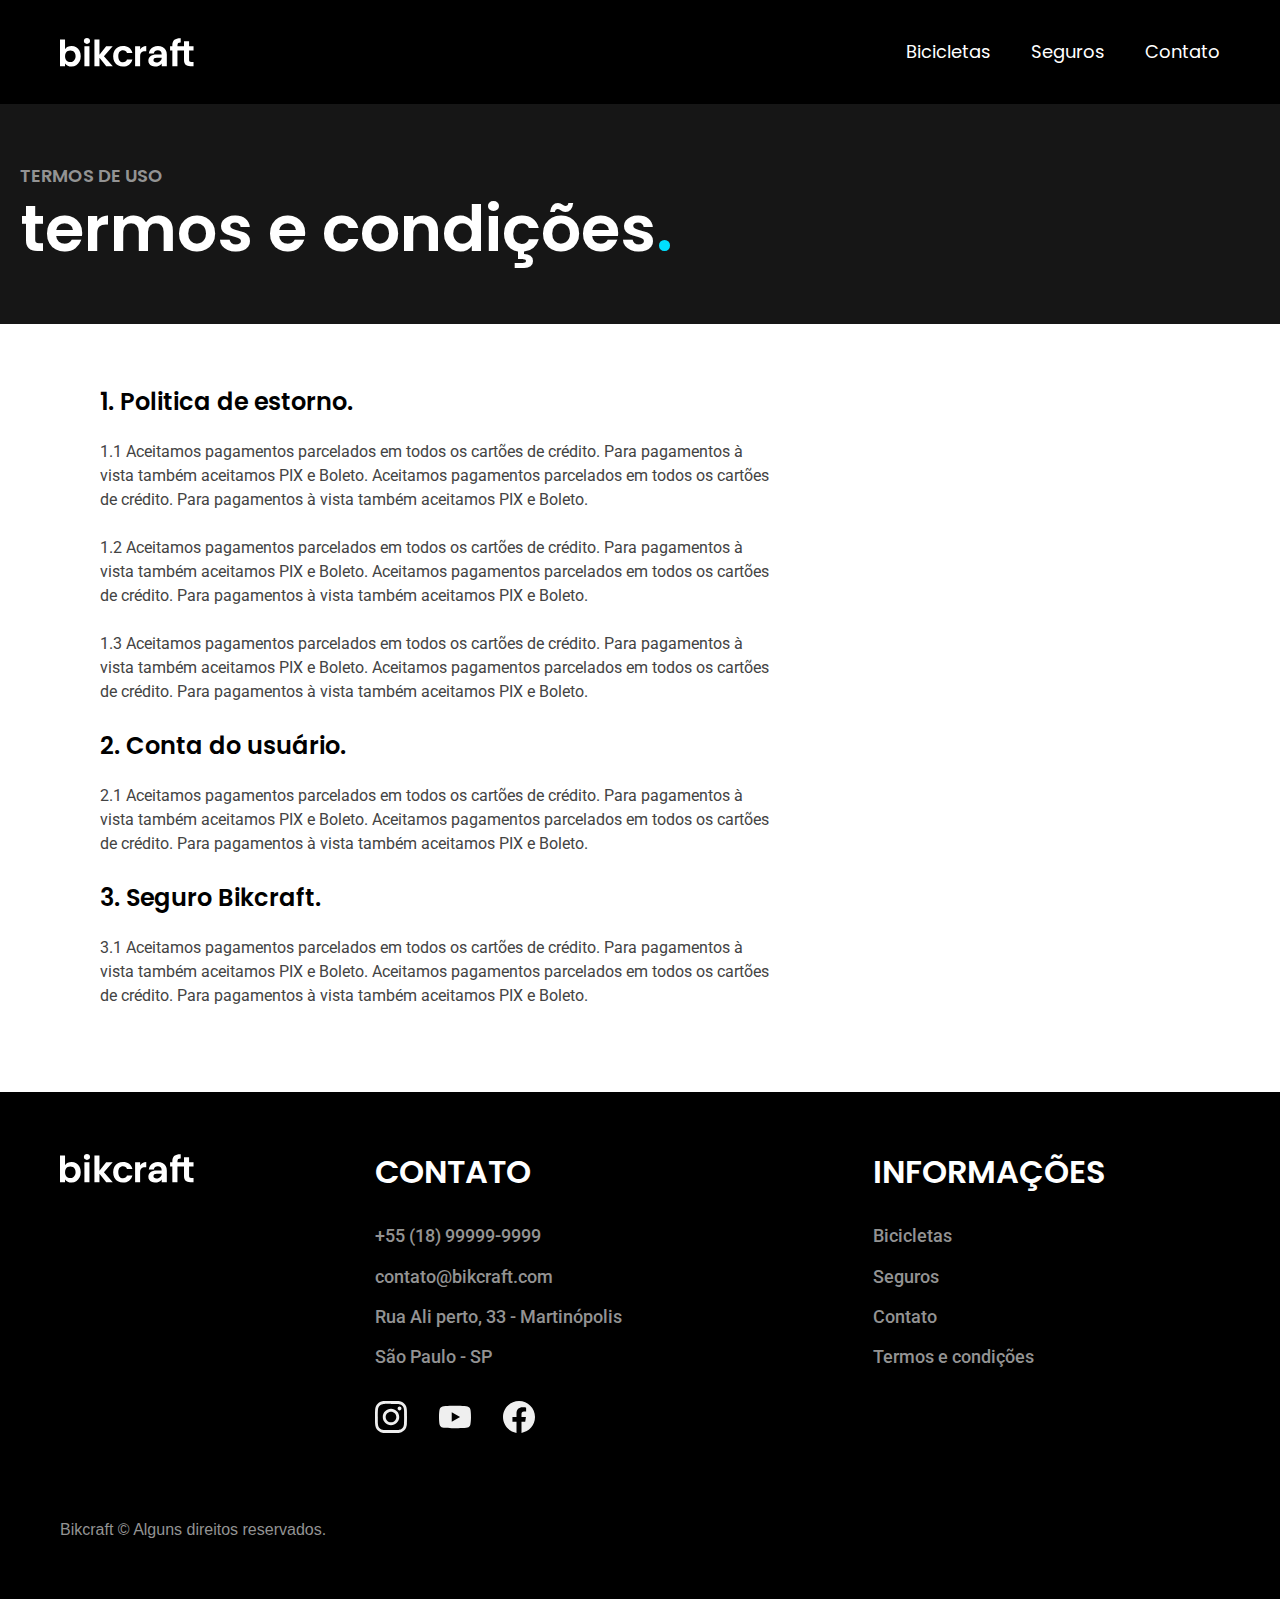
<file: termos.html>
<!DOCTYPE html>
<html lang="pt-br">
<head>
    <meta charset="UTF-8">
    <meta name="viewport" content="width=device-width, initial-scale=1.0">
    <meta name="description" content="Bicicletas elétricas de alta precisão e qualidade,  feitas sob medida para o cliente. Explore o mundo na sua velocidade com a Bikcraft.">
    <link rel="icon" href="./img/favcon.svg" type="image/sbg+xml">
    <link rel="preload" href="./css/style.min.css" as="style">
    <link rel="stylesheet" href="./css/style.min.css">
    <link rel="preconnect" href="https://fonts.googleapis.com">
    <link rel="preconnect" href="https://fonts.gstatic.com" crossorigin>
    <link href="https://fonts.googleapis.com/css2?family=Merriweather:ital,wght@1,900&family=Poppins:wght@400;600&family=Roboto:wght@400;500&display=swap" rel="stylesheet">
    <link rel="preconnect" href="https://fonts.googleapis.com">
    <link rel="preconnect" href="https://fonts.gstatic.com" crossorigin>
    <link href="https://fonts.googleapis.com/css2?family=Poppins:wght@400;600&family=Roboto:wght@400;500&display=swap" rel="stylesheet">
    <title>Termos e Condições - Bikcraft</title>
</head>
<body id="termos">
    <header class="header-bg">
        <div class="header container">
            <a href="./index.html"><img src="./img/bikcraft.svg" alt="Bikcraft"></a>
            <nav aria-label="primaria">
                <ul class="header-menu font-principal-media-normal2">
                    <li><a href="./bicicletas.html">Bicicletas</a></li>
                    <li><a href="./seguros.html">Seguros</a></li>
                    <li><a href="./contato.html">Contato</a></li>
                </ul>
            </nav>
        </div>
    </header>
    <main>
        <div class="titulo-bg">
            <div class="titulo">
                <p class="font-principal-bold-normal">TERMOS DE USO</p>
                <h1 class="font-principal-bold-grande">termos e condições<span class="ponto">.</span></h1>
            </div>
        </div>
    </main>

    <div class="termos container font-secundaria-media-normal3">
        <h2 class="font-principal-media-normal">1. Politica de estorno.</h2>
        <p>1.1 Aceitamos pagamentos parcelados em todos os cartões de crédito. Para pagamentos à vista também aceitamos PIX e Boleto. Aceitamos pagamentos parcelados em todos os cartões de crédito. Para pagamentos à vista também aceitamos PIX e Boleto.</p>
        <p>1.2 Aceitamos pagamentos parcelados em todos os cartões de crédito. Para pagamentos à vista também aceitamos PIX e Boleto. Aceitamos pagamentos parcelados em todos os cartões de crédito. Para pagamentos à vista também aceitamos PIX e Boleto.</p>
        <p>1.3 Aceitamos pagamentos parcelados em todos os cartões de crédito. Para pagamentos à vista também aceitamos PIX e Boleto. Aceitamos pagamentos parcelados em todos os cartões de crédito. Para pagamentos à vista também aceitamos PIX e Boleto.</p>
        <h2 class="font-principal-media-normal">2. Conta do usuário.</h2>
        <p>2.1 Aceitamos pagamentos parcelados em todos os cartões de crédito. Para pagamentos à vista também aceitamos PIX e Boleto. Aceitamos pagamentos parcelados em todos os cartões de crédito. Para pagamentos à vista também aceitamos PIX e Boleto.</p>
        <h2 class="font-principal-media-normal">3. Seguro Bikcraft.</h2>
        <p>3.1 Aceitamos pagamentos parcelados em todos os cartões de crédito. Para pagamentos à vista também aceitamos PIX e Boleto. Aceitamos pagamentos parcelados em todos os cartões de crédito. Para pagamentos à vista também aceitamos PIX e Boleto.</p>
    </div>

    <footer class="footer-bg">
        <div class="footer container">
            <img src="./img/bikcraft.svg" alt="Bikcraft">
            <div class="footer-contato">
                <h3 class="font-principal-bold-grande2">Contato</h3>
                <ul class="font-secundaria-media-normal2">
                    <li><a href="tel:+5518999999999">+55 (18) 99999-9999</a></li>
                    <li><a href="mailto:contato@bikcraft.com">contato@bikcraft.com</a></li>
                    <li>Rua Ali perto, 33 - Martinópolis</li>
                    <li>São Paulo - SP</li>
                </ul>
                <div class="footer-redes">
                    <ul>
                        <li><a href="./"><img src="./img/redes/instagram.svg" alt="instagram"></a></li>
                        <li><a href="./"><img src="./img/redes/youtube.svg" alt="youtube"></a></li>
                        <li><a href="./"><img src="./img/redes/facebook.svg" alt="facebook"></a></li>
                    </ul>
                </div>
            </div>
            <div class="footer-infos">
                <h3 class="font-principal-bold-grande2">Informações</h3>
                <nav>
                    <ul class="font-secundaria-media-normal2">
                        <li><a href="./bicicletas.html">Bicicletas</a></li>
                        <li><a href="./seguros.html">Seguros<a></li>
                        <li><a href="./contato.html">Contato</a></li>
                        <li><a href="./termos.html">Termos e condições</a></li>
                    </ul>
                </nav>
            </div>
            <p class="copy">Bikcraft &copy; Alguns direitos reservados.</p>
        </div>
    </footer>
<script src="./js/script.js"></script>
</body>
</html>
</file>
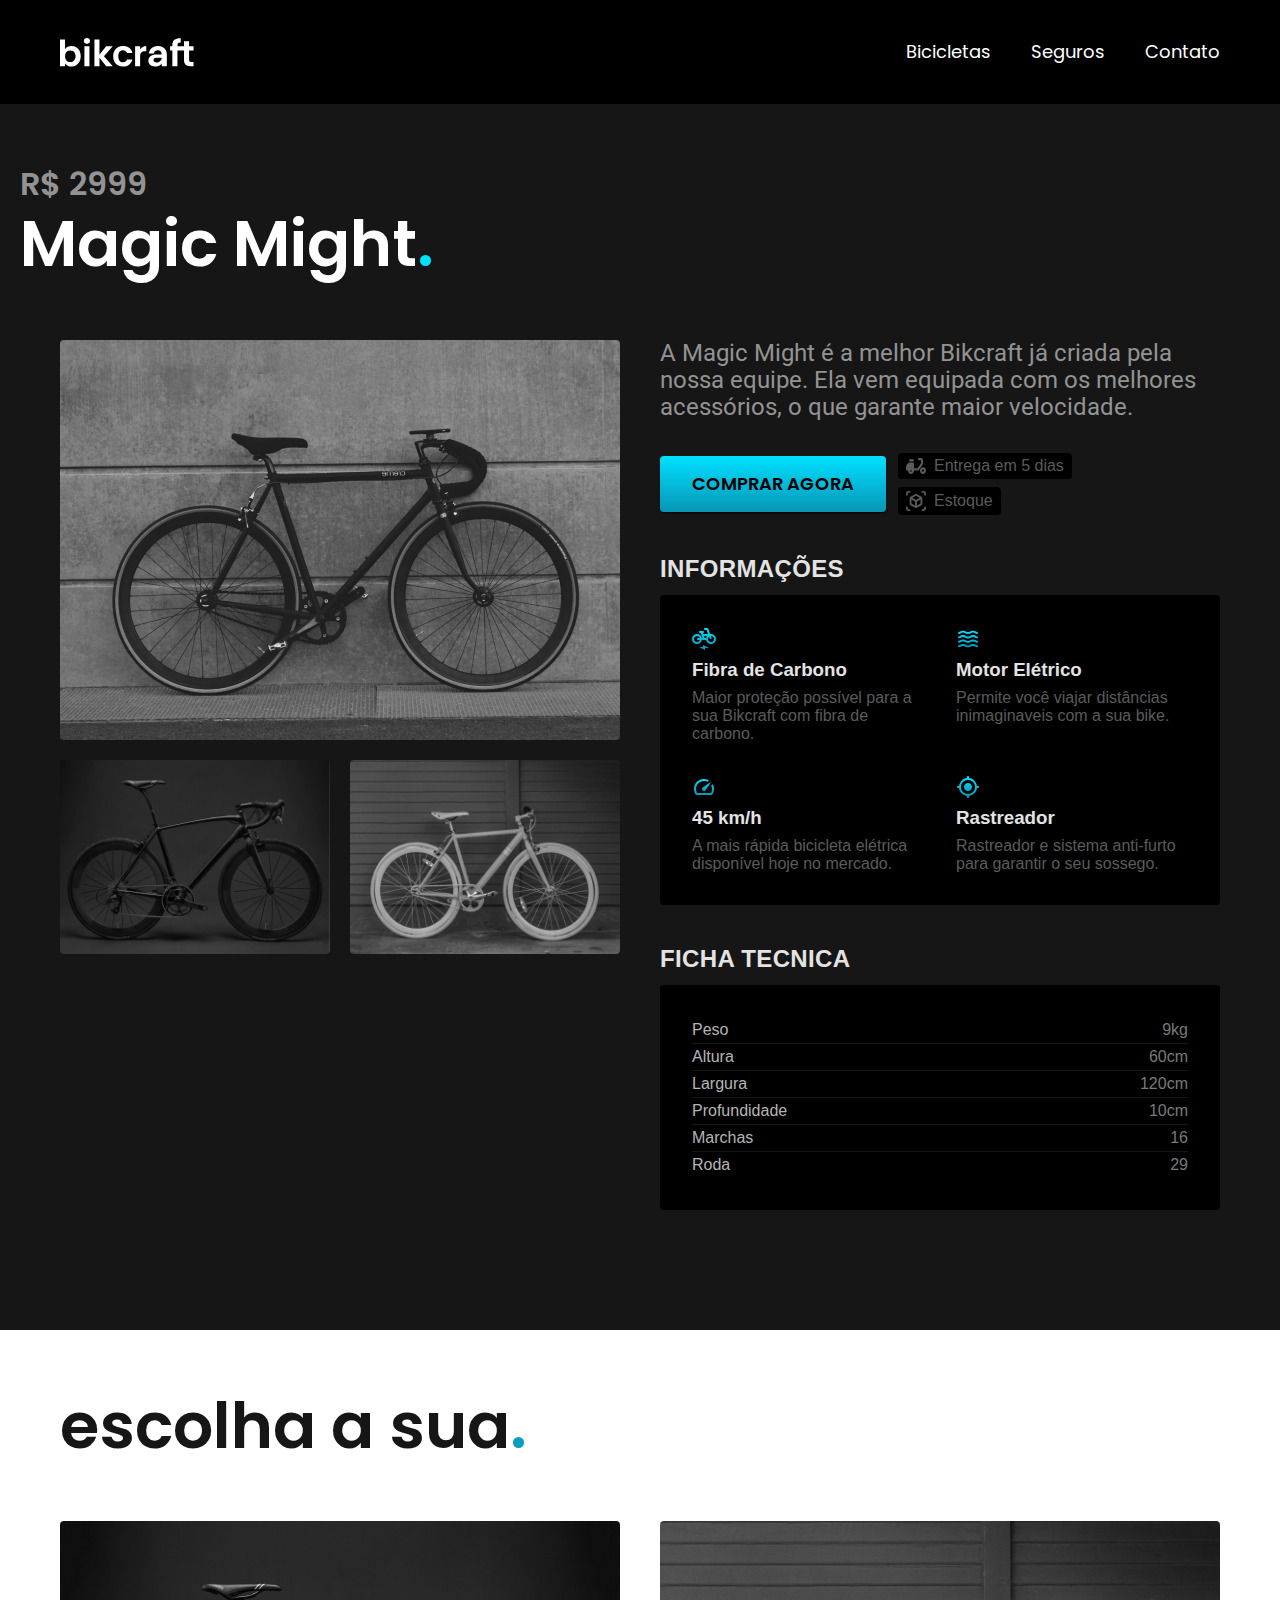
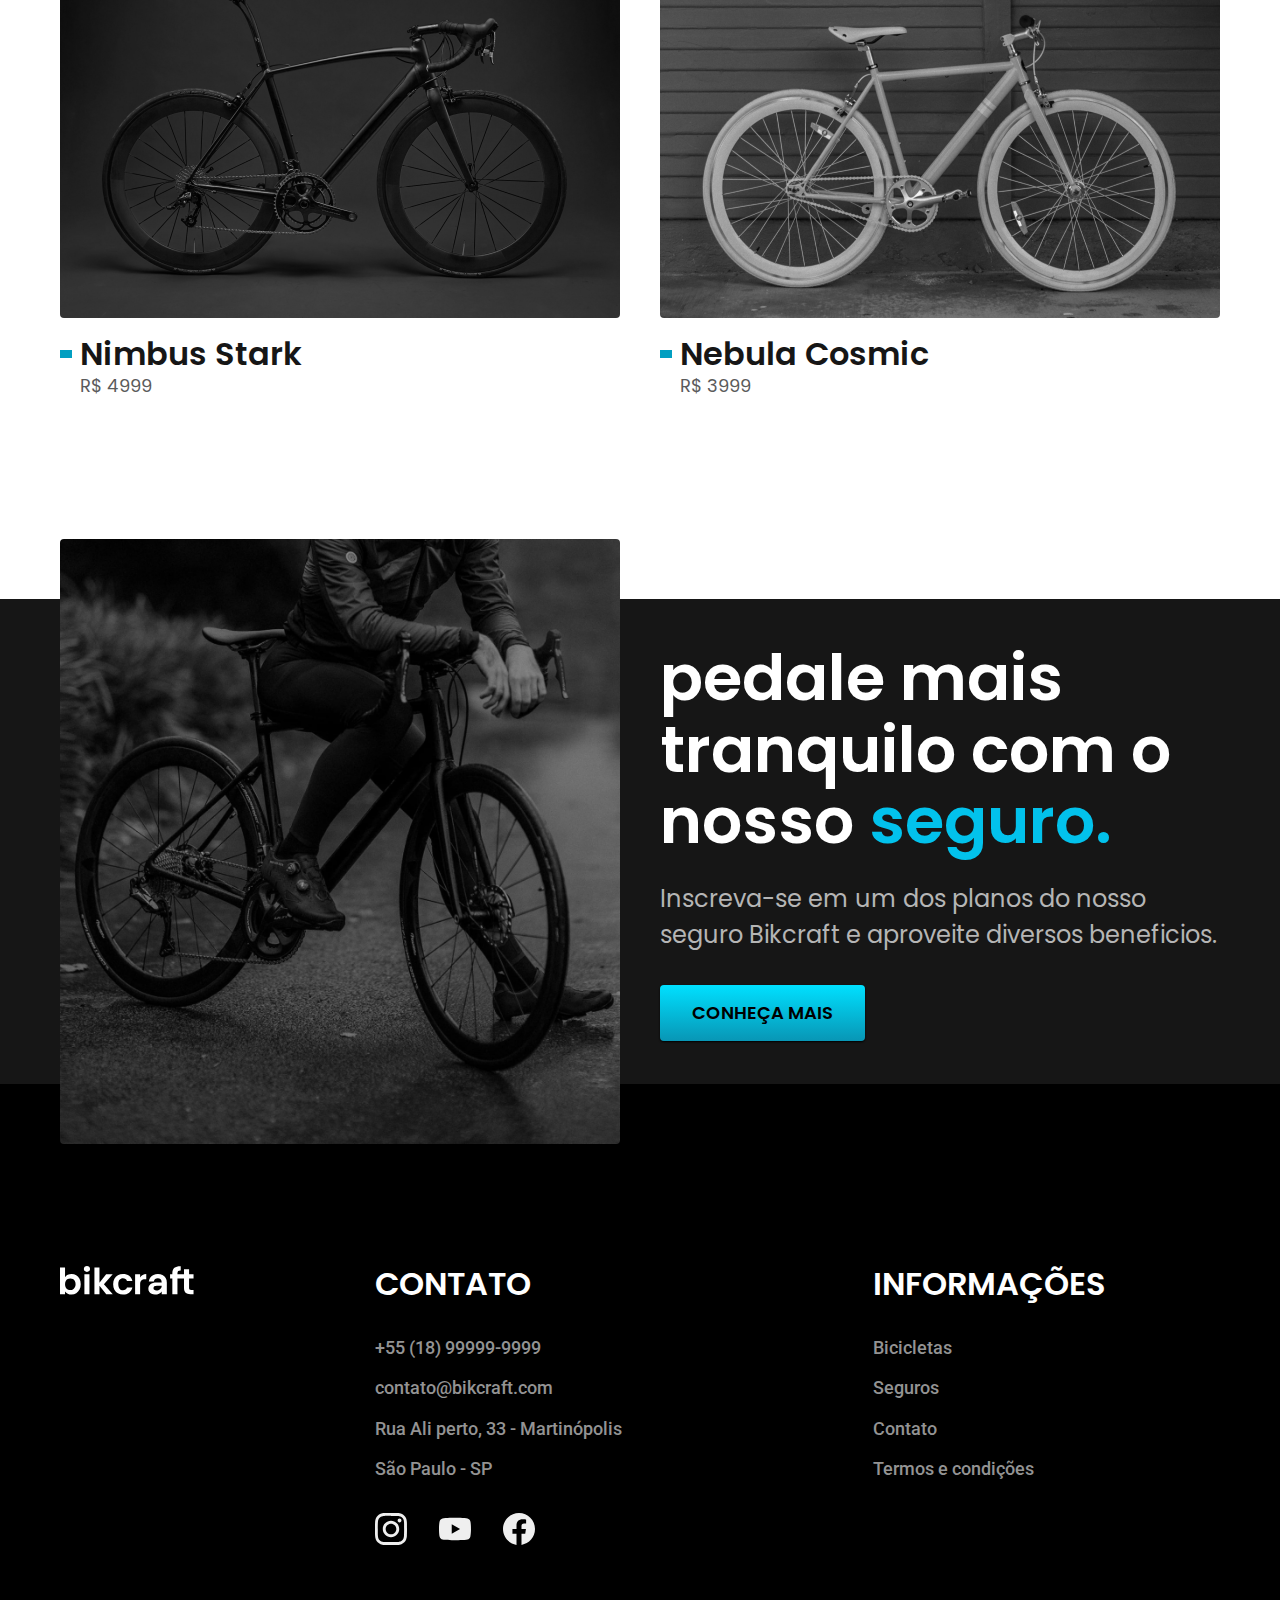
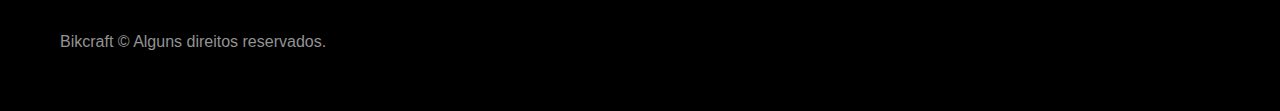
<file: bicicletas/magic.html>
<!DOCTYPE html>
<html lang="pt-br">
<head>
    <meta charset="UTF-8">
    <meta name="viewport" content="width=device-width, initial-scale=1.0">
    <meta name="description" content="Bicicletas elétricas de alta precisão e qualidade,  feitas sob medida para o cliente. Explore o mundo na sua velocidade com a Bikcraft.">
    <link rel="icon" href="../img/favcon.svg" type="image/sbg+xml">
    <link rel="stylesheet" href="../css/style.min.css">
    <link rel="preconnect" href="https://fonts.googleapis.com">
    <link rel="preconnect" href="https://fonts.gstatic.com" crossorigin>
    <link href="https://fonts.googleapis.com/css2?family=Merriweather:ital,wght@1,900&family=Poppins:wght@400;600&family=Roboto:wght@400;500&display=swap" rel="stylesheet">
    <title>Magic Might - Bikcraft</title>
</head>
<body id="nimbus">
    <header class="header-bg">
        <div class="header container">
            <a href="../index.html"><img src="../img/bikcraft.svg" alt="Bikcraft"></a>
            <nav aria-label="primaria">
                <ul class="header-menu font-principal-media-normal2">
                    <li><a href="../bicicletas.html">Bicicletas</a></li>
                    <li><a href="../seguros.html">Seguros</a></li>
                    <li><a href="../contato.html">Contato</a></li>
                </ul>
            </nav>
        </div>
    </header>
    <main class="titulo-bg">
        <div>
            <div class="titulo">
                <p class="font-principal-bold-grande2">R$ 2999</p>
                <h1 class="font-principal-bold-grande">Magic Might<span class="ponto">.</span></h1>
            </div>
        </div>
        <div class="bike container">
            <div class="bike-img">
                <img src="../img/bicicletas/nimbus2.jpg" alt="">
                <img src="../img/bicicletas/nimbus1.jpg" alt="">
                <img src="../img/bicicletas/nimbus3.jpg" alt="">
            </div>
            <div class="bike-conteudo">
                <p class="font-secundaria-media-normal">A Magic Might é a melhor Bikcraft já criada pela nossa equipe. Ela vem equipada com os melhores acessórios, o que garante maior velocidade.</p>
                <div class="bike-comprar">
                    <a href="../orcamento.html?tipo=bikcraft&produto=magic" class="botao">Comprar Agora</a>
                    <span class=""> <img src="../img/icones/entrega.svg" alt="">Entrega em 5 dias</span>
                    <span><img src="../img/icones/estoque.svg" alt="">Estoque</span>
                </div>
                <h2>Informações</h2>
                <ul class="bike-info">
                    <li>
                        <img src="../img/icones/eletrica.svg" alt="">
                        <h3>Fibra de Carbono</h3>
                        <p>Maior proteção possível para a sua Bikcraft com fibra de carbono.</p>
                    </li>
                    <li>
                        <img src="../img/icones/carbono.svg" alt="">
                        <h3>Motor Elétrico</h3>
                        <p>Permite você viajar distâncias inimaginaveis com a sua bike.</p>
                    </li>
                    <li>
                        <img src="../img/icones/velocidade.svg" alt="">
                        <h3>45 km/h</h3>
                        <p>A mais rápida bicicleta elétrica disponível hoje no mercado.</p>
                    </li>
                    <li>
                        <img src="../img/icones/rastreador.svg" alt="">
                        <h3>Rastreador</h3>
                        <p>Rastreador e sistema anti-furto para garantir o seu sossego.</p>
                    </li>
                </ul>
                <h2>Ficha Tecnica</h2>
                <ul class="bike-ficha">
                    <li>Peso  <span>9kg</span></li>
                    <li>Altura  <span>60cm</span></li>
                    <li>Largura  <span>120cm</span></li>
                    <li>Profundidade  <span>10cm</span></li>
                    <li>Marchas  <span>16</span></li>
                    <li>Roda  <span>29</span></li>
                </ul>
            </div>
        </div>
    </main>
    <article class="bicicletas-lista container">
        <h2 class="font-principal-bold-grande">escolha a sua<span class="ponto2">.</span></h2>
        <ul>
            <li>
                <a href="./nimbus.html">
                    <img src="../img/bicicletas/nimbus.jpg" alt="Bicicleta preta">
                    <h3 class="font-principal-bold-grande2">Nimbus Stark</h3>
                    <span class="font-principal-media-normal2">R$ 4999</span>
                </a>
            </li>
            <li>
                <a href="./nebula.html">
                    <img src="../img/bicicletas/nebula.jpg" alt="Bicicleta preta">
                    <h3 class="font-principal-bold-grande2">Nebula Cosmic</h3>
                    <span class="font-principal-media-normal2">R$ 3999</span>
                </a>
            </li>
        </ul>
    </article>
    <article class="seg-bg">
        <div class="seg container">
            <div class="seg-img">
                <img src="../img/fotos/seguros.jpg" alt="pessoa parada em uma bicicleta">
            </div>
            <div class="seg-conteudo">
                <h2 class="font-principal-bold-grande">pedale mais tranquilo com o nosso <span> seguro.</span></h2>
                <p class="font-principal-media-normal">Inscreva-se em um dos planos do nosso seguro Bikcraft e aproveite diversos beneficios.</p>
                <a href="../seguros.html" class="botao">Conheça mais</a>
            </div>
        </div>
    </article>
    <footer class="footer-bg">
        <div class="footer container">
            <img src="../img/bikcraft.svg" alt="Bikcraft">
            <div class="footer-contato">
                <h3 class="font-principal-bold-grande2">Contato</h3>
                <ul class="font-secundaria-media-normal2">
                    <li><a href="tel:+5518999999999">+55 (18) 99999-9999</a></li>
                    <li><a href="mailto:contato@bikcraft.com">contato@bikcraft.com</a></li>
                    <li>Rua Ali perto, 33 - Martinópolis</li>
                    <li>São Paulo - SP</li>
                </ul>
                <div class="footer-redes">
                    <ul>
                        <li><a href="../"><img src="../img/redes/instagram.svg" alt="instagram"></a></li>
                        <li><a href="../"><img src="../img/redes/youtube.svg" alt="youtube"></a></li>
                        <li><a href="../"><img src="../img/redes/facebook.svg" alt="facebook"></a></li>
                    </ul>
                </div>
            </div>
            <div class="footer-infos">
                <h3 class="font-principal-bold-grande2">Informações</h3>
                <nav>
                    <ul class="font-secundaria-media-normal2">
                        <li><a href="../bicicletas.html">Bicicletas</a></li>
                        <li><a href="../seguros.html">Seguros<a></li>
                        <li><a href="../contato.html">Contato</a></li>
                        <li><a href="../termos.html">Termos e condições</a></li>
                    </ul>
                </nav>
            </div>
            <p class="copy">Bikcraft &copy; Alguns direitos reservados.</p>
        </div>
    </footer>
<script src="../js/script.js"></script>
</body>
</html>
</file>
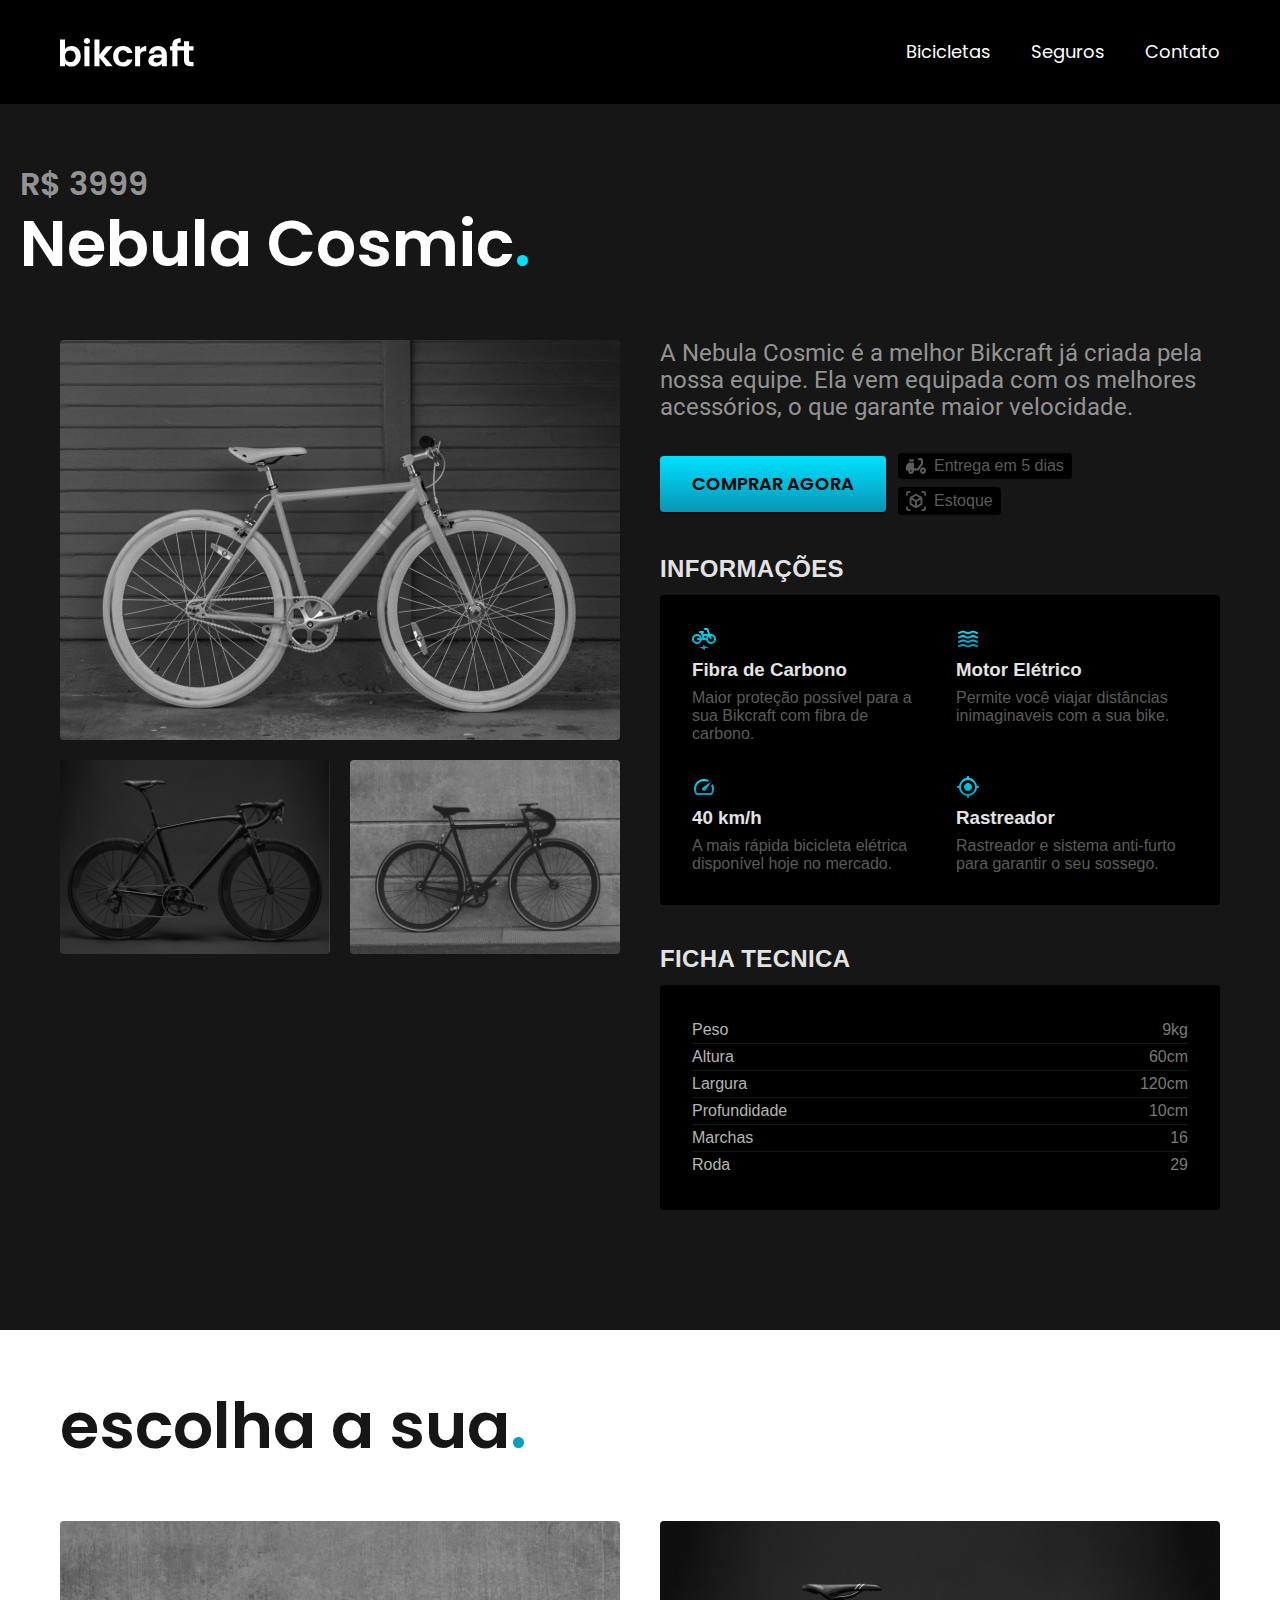
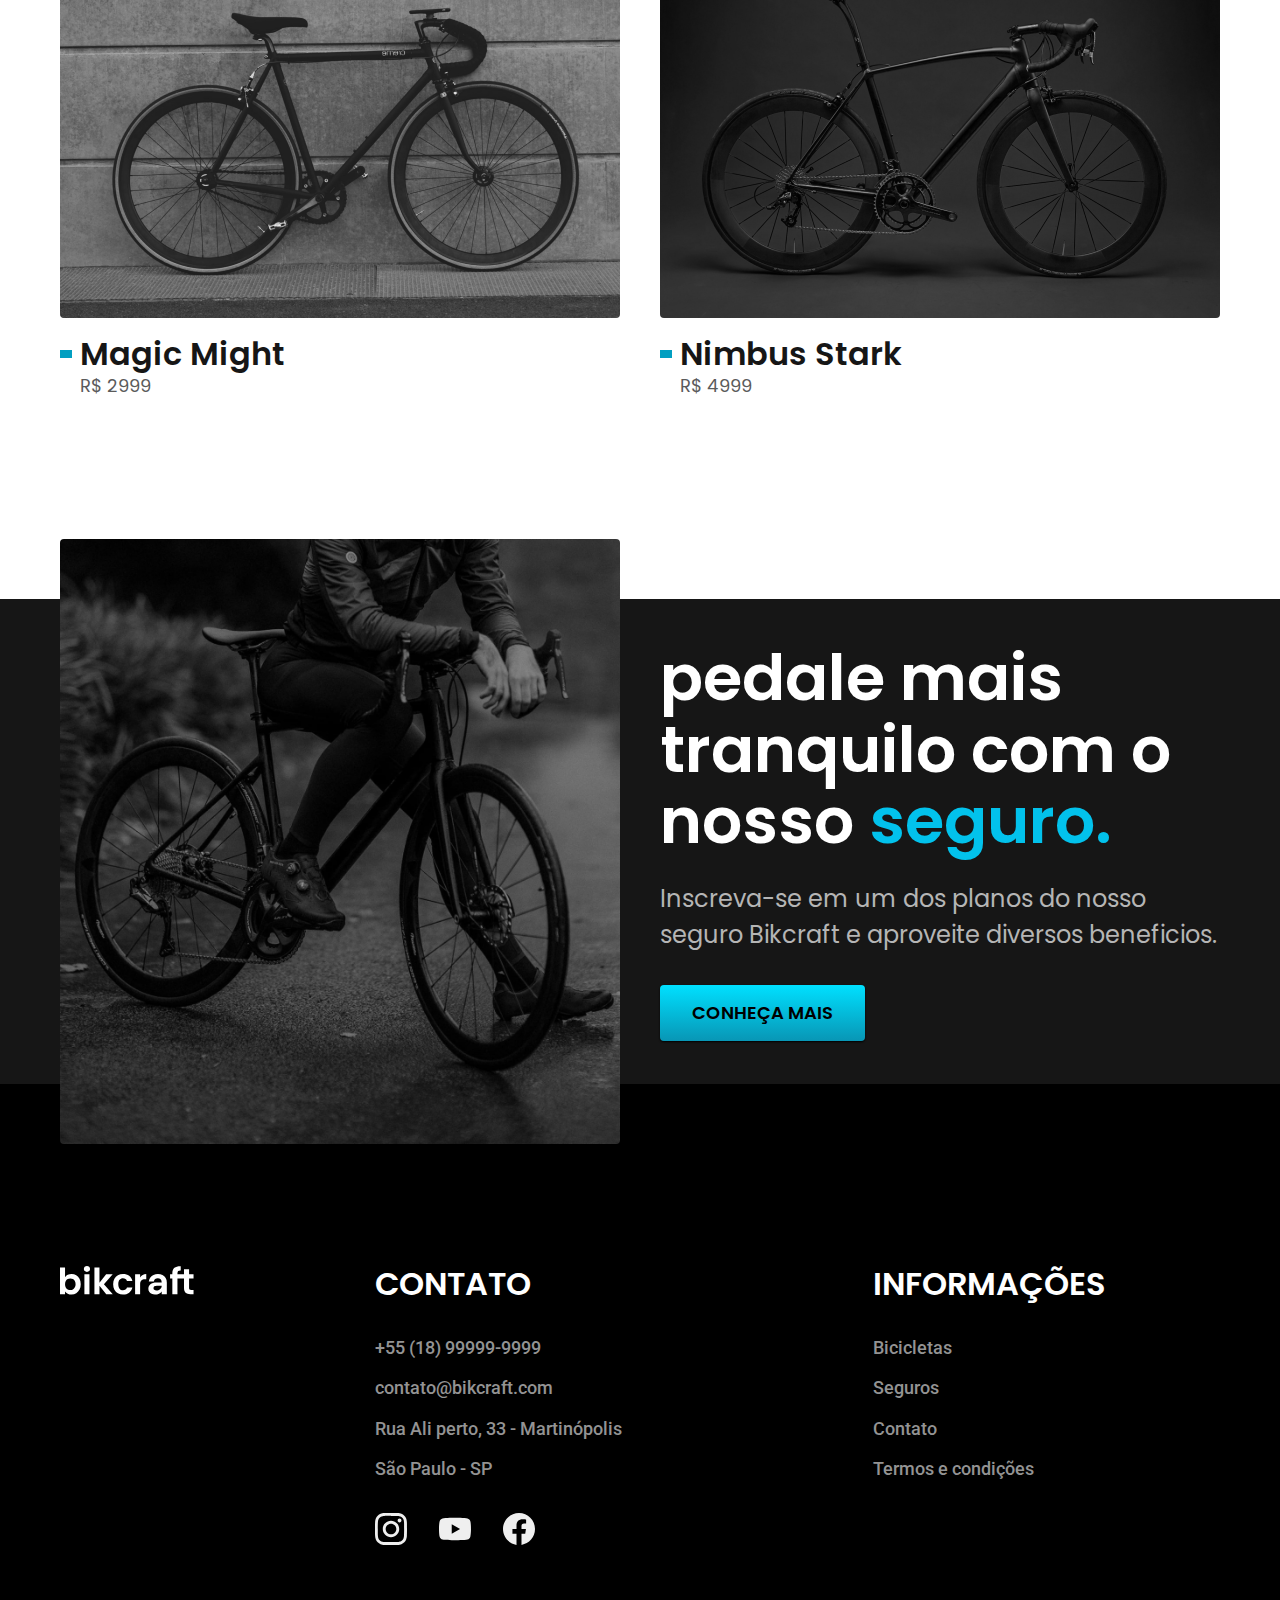
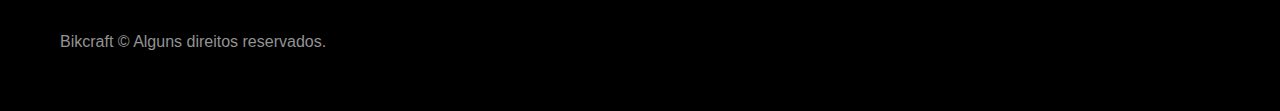
<file: bicicletas/nebula.html>
<!DOCTYPE html>
<html lang="pt-br">
<head>
    <meta charset="UTF-8">
    <meta name="viewport" content="width=device-width, initial-scale=1.0">
    <meta name="description" content="Bicicletas elétricas de alta precisão e qualidade,  feitas sob medida para o cliente. Explore o mundo na sua velocidade com a Bikcraft.">
    <link rel="icon" href="../img/favcon.svg" type="image/sbg+xml">
    <link rel="stylesheet" href="../css/style.min.css">
    <link rel="preconnect" href="https://fonts.googleapis.com">
    <link rel="preconnect" href="https://fonts.gstatic.com" crossorigin>
    <link href="https://fonts.googleapis.com/css2?family=Merriweather:ital,wght@1,900&family=Poppins:wght@400;600&family=Roboto:wght@400;500&display=swap" rel="stylesheet">
    <title>Nebula Cosmic - Bikcraft</title>
</head>
<body id="nimbus">
    <header class="header-bg">
        <div class="header container">
            <a href="../index.html"><img src="../img/bikcraft.svg" alt="Bikcraft"></a>
            <nav aria-label="primaria">
                <ul class="header-menu font-principal-media-normal2">
                    <li><a href="../bicicletas.html">Bicicletas</a></li>
                    <li><a href="../seguros.html">Seguros</a></li>
                    <li><a href="../contato.html">Contato</a></li>
                </ul>
            </nav>
        </div>
    </header>
    <main class="titulo-bg">
        <div>
            <div class="titulo">
                <p class="font-principal-bold-grande2">R$ 3999</p>
                <h1 class="font-principal-bold-grande">Nebula Cosmic<span class="ponto">.</span></h1>
            </div>
        </div>
        <div class="bike container">
            <div class="bike-img">
                <img src="../img/bicicletas/nimbus3.jpg" alt="">
                <img src="../img/bicicletas/nimbus1.jpg" alt="">
                <img src="../img/bicicletas/nimbus2.jpg" alt="">
            </div>
            <div class="bike-conteudo">
                <p class="font-secundaria-media-normal">A Nebula Cosmic é a melhor Bikcraft já criada pela nossa equipe. Ela vem equipada com os melhores acessórios, o que garante maior velocidade.</p>
                <div class="bike-comprar">
                    <a href="../orcamento.html?tipo=bikcraft&produto=nebula" class="botao">Comprar Agora</a>
                    <span class=""> <img src="../img/icones/entrega.svg" alt="">Entrega em 5 dias</span>
                    <span><img src="../img/icones/estoque.svg" alt="">Estoque</span>
                </div>
                <h2>Informações</h2>
                <ul class="bike-info">
                    <li>
                        <img src="../img/icones/eletrica.svg" alt="">
                        <h3>Fibra de Carbono</h3>
                        <p>Maior proteção possível para a sua Bikcraft com fibra de carbono.</p>
                    </li>
                    <li>
                        <img src="../img/icones/carbono.svg" alt="">
                        <h3>Motor Elétrico</h3>
                        <p>Permite você viajar distâncias inimaginaveis com a sua bike.</p>
                    </li>
                    <li>
                        <img src="../img/icones/velocidade.svg" alt="">
                        <h3>40 km/h</h3>
                        <p>A mais rápida bicicleta elétrica disponível hoje no mercado.</p>
                    </li>
                    <li>
                        <img src="../img/icones/rastreador.svg" alt="">
                        <h3>Rastreador</h3>
                        <p>Rastreador e sistema anti-furto para garantir o seu sossego.</p>
                    </li>
                </ul>
                <h2>Ficha Tecnica</h2>
                <ul class="bike-ficha">
                    <li>Peso  <span>9kg</span></li>
                    <li>Altura  <span>60cm</span></li>
                    <li>Largura  <span>120cm</span></li>
                    <li>Profundidade  <span>10cm</span></li>
                    <li>Marchas  <span>16</span></li>
                    <li>Roda  <span>29</span></li>
                </ul>
            </div>
        </div>
    </main>
    <article class="bicicletas-lista container">
        <h2 class="font-principal-bold-grande">escolha a sua<span class="ponto2">.</span></h2>
        <ul>
            <li>
                <a href="./magic.html">
                    <img src="../img/bicicletas/magic.jpg" alt="Bicicleta preta">
                    <h3 class="font-principal-bold-grande2">Magic Might</h3>
                    <span class="font-principal-media-normal2">R$ 2999</span>
                </a>
            </li>
            <li>
                <a href="./nimbus.html">
                    <img src="../img/bicicletas/nimbus.jpg" alt="Bicicleta preta">
                    <h3 class="font-principal-bold-grande2">Nimbus Stark</h3>
                    <span class="font-principal-media-normal2">R$ 4999</span>
                </a>
            </li>
        </ul>
    </article>
    <article class="seg-bg">
        <div class="seg container">
            <div class="seg-img">
                <img src="../img/fotos/seguros.jpg" alt="pessoa parada em uma bicicleta">
            </div>
            <div class="seg-conteudo">
                <h2 class="font-principal-bold-grande">pedale mais tranquilo com o nosso <span> seguro.</span></h2>
                <p class="font-principal-media-normal">Inscreva-se em um dos planos do nosso seguro Bikcraft e aproveite diversos beneficios.</p>
                <a href="../seguros.html" class="botao">Conheça mais</a>
            </div>
        </div>
    </article>
    <footer class="footer-bg">
        <div class="footer container">
            <img src="../img/bikcraft.svg" alt="Bikcraft">
            <div class="footer-contato">
                <h3 class="font-principal-bold-grande2">Contato</h3>
                <ul class="font-secundaria-media-normal2">
                    <li><a href="tel:+5518999999999">+55 (18) 99999-9999</a></li>
                    <li><a href="mailto:contato@bikcraft.com">contato@bikcraft.com</a></li>
                    <li>Rua Ali perto, 33 - Martinópolis</li>
                    <li>São Paulo - SP</li>
                </ul>
                <div class="footer-redes">
                    <ul>
                        <li><a href="../"><img src="../img/redes/instagram.svg" alt="instagram"></a></li>
                        <li><a href="../"><img src="../img/redes/youtube.svg" alt="youtube"></a></li>
                        <li><a href="../"><img src="../img/redes/facebook.svg" alt="facebook"></a></li>
                    </ul>
                </div>
            </div>
            <div class="footer-infos">
                <h3 class="font-principal-bold-grande2">Informações</h3>
                <nav>
                    <ul class="font-secundaria-media-normal2">
                        <li><a href="../bicicletas.html">Bicicletas</a></li>
                        <li><a href="../seguros.html">Seguros<a></li>
                        <li><a href="../contato.html">Contato</a></li>
                        <li><a href="../termos.html">Termos e condições</a></li>
                    </ul>
                </nav>
            </div>
            <p class="copy">Bikcraft &copy; Alguns direitos reservados.</p>
        </div>
    </footer>
<script src="../js/script.js"></script>
</body>
</html>
</file>
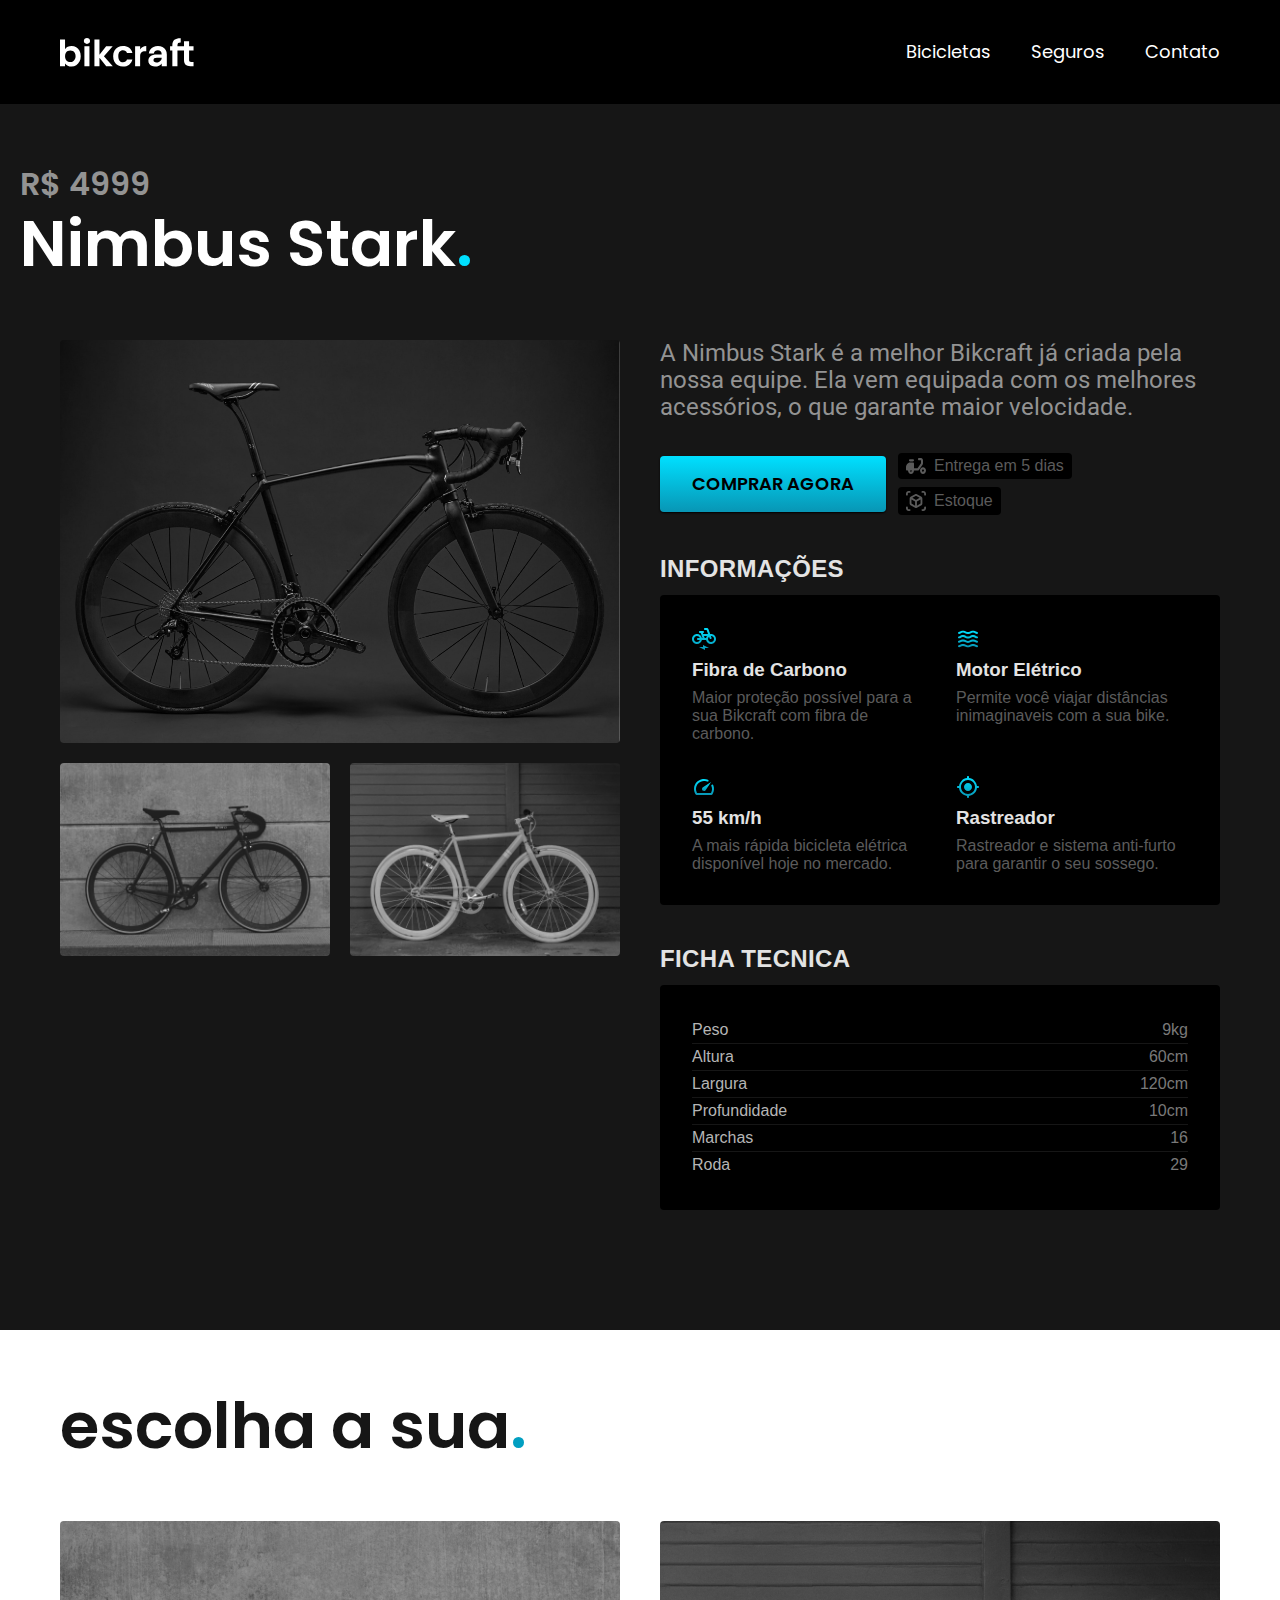
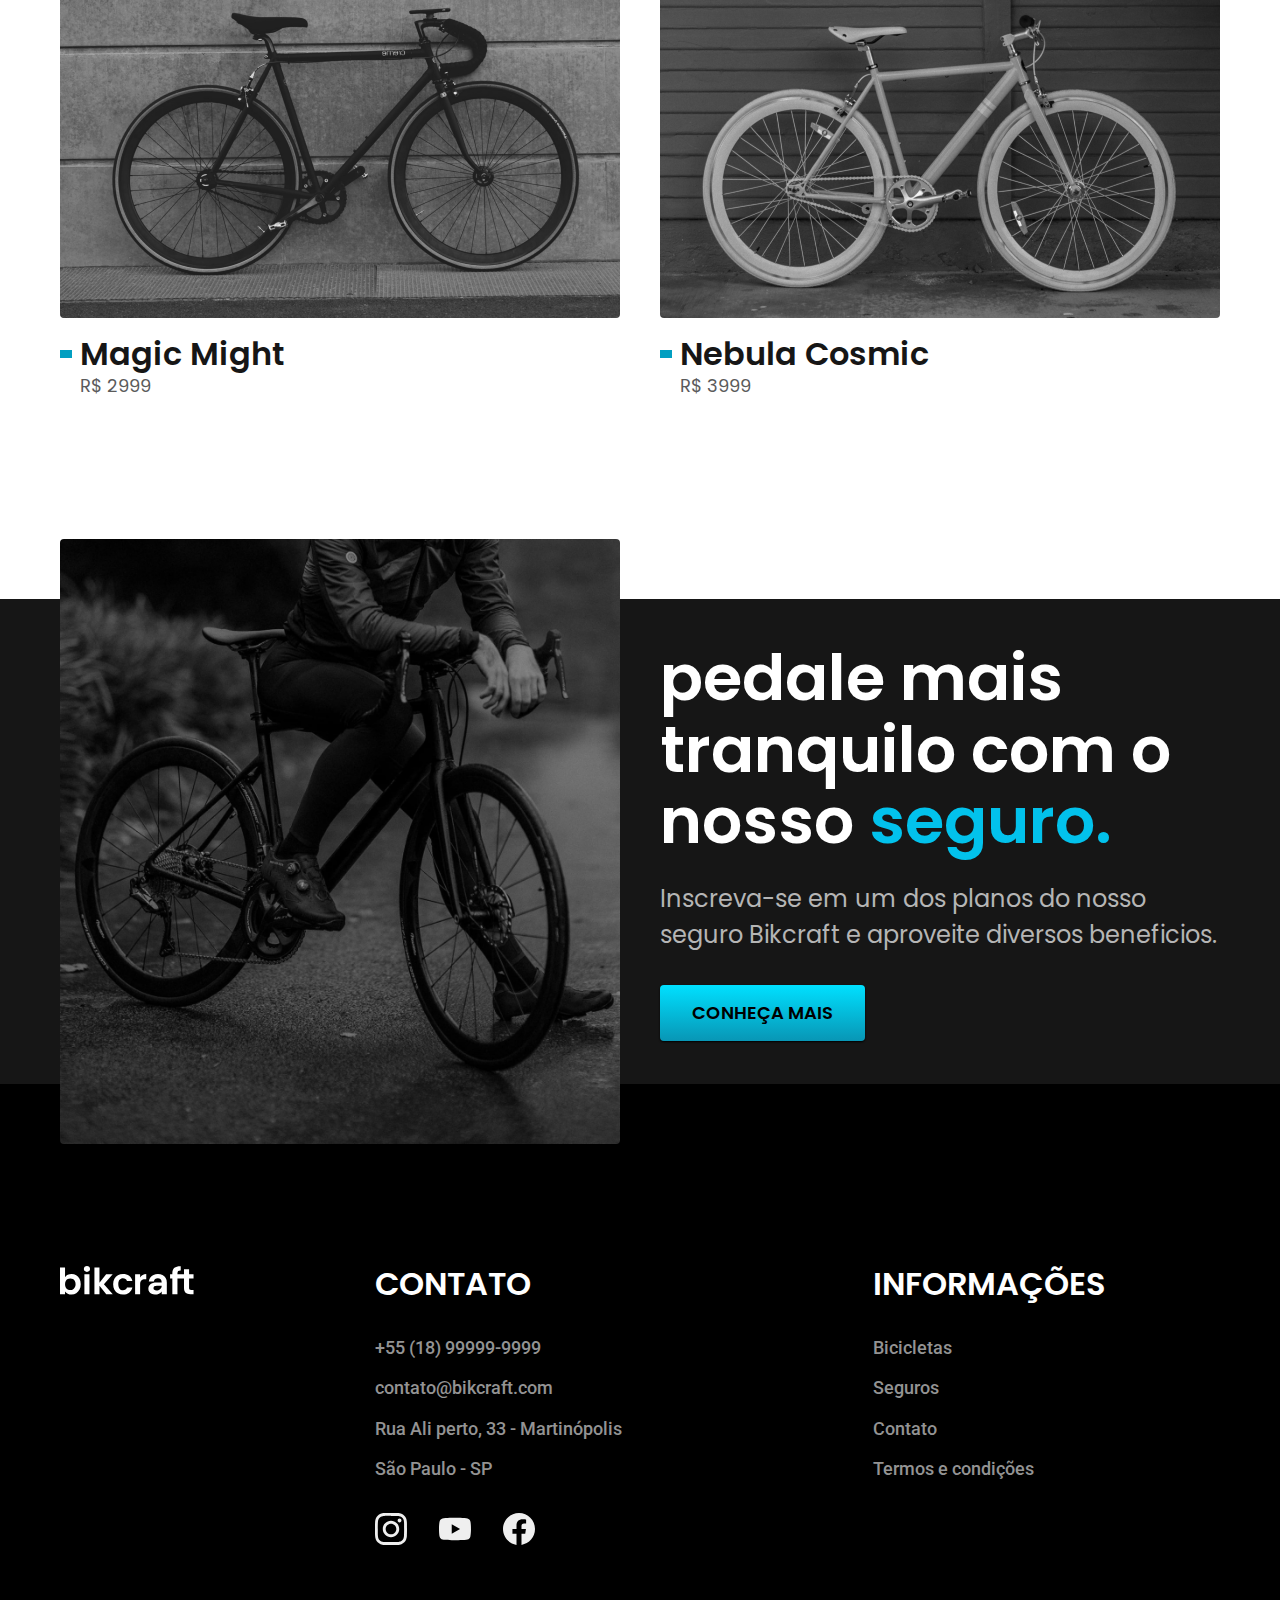
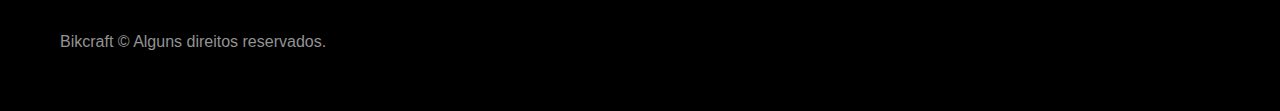
<file: bicicletas/nimbus.html>
<!DOCTYPE html>
<html lang="pt-br">
<head>
    <meta charset="UTF-8">
    <meta name="viewport" content="width=device-width, initial-scale=1.0">
    <meta name="description" content="Bicicletas elétricas de alta precisão e qualidade,  feitas sob medida para o cliente. Explore o mundo na sua velocidade com a Bikcraft.">
    <link rel="icon" href="../img/favcon.svg" type="image/sbg+xml">
    <link rel="stylesheet" href="../css/style.min.css">
    <link rel="preconnect" href="https://fonts.googleapis.com">
    <link rel="preconnect" href="https://fonts.gstatic.com" crossorigin>
    <link href="https://fonts.googleapis.com/css2?family=Merriweather:ital,wght@1,900&family=Poppins:wght@400;600&family=Roboto:wght@400;500&display=swap" rel="stylesheet">
    <title>Nimbus Stark - Bikcraft</title>
</head>
<body id="nimbus">
    <header class="header-bg">
        <div class="header container">
            <a href="../index.html"><img src="../img/bikcraft.svg" alt="Bikcraft"></a>
            <nav aria-label="primaria">
                <ul class="header-menu font-principal-media-normal2">
                    <li><a href="../bicicletas.html">Bicicletas</a></li>
                    <li><a href="../seguros.html">Seguros</a></li>
                    <li><a href="../contato.html">Contato</a></li>
                </ul>
            </nav>
        </div>
    </header>
    <main class="titulo-bg">
        <div>
            <div class="titulo">
                <p class="font-principal-bold-grande2">R$ 4999</p>
                <h1 class="font-principal-bold-grande">Nimbus Stark<span class="ponto">.</span></h1>
            </div>
        </div>
        <div class="bike container">
            <div class="bike-img">
                <img src="../img/bicicletas/nimbus1.jpg" alt="">
                <img src="../img/bicicletas/nimbus2.jpg" alt="">
                <img src="../img/bicicletas/nimbus3.jpg" alt="">
            </div>
            <div class="bike-conteudo">
                <p class="font-secundaria-media-normal">A Nimbus Stark é a melhor Bikcraft já criada pela nossa equipe. Ela vem equipada com os melhores acessórios, o que garante maior velocidade.</p>
                <div class="bike-comprar">
                    <a href="../orcamento.html?tipo=bikcraft&produto=nimbus" class="botao">Comprar Agora</a>
                    <span class=""> <img src="../img/icones/entrega.svg" alt="">Entrega em 5 dias</span>
                    <span><img src="../img/icones/estoque.svg" alt="">Estoque</span>
                </div>
                <h2>Informações</h2>
                <ul class="bike-info">
                    <li>
                        <img src="../img/icones/eletrica.svg" alt="">
                        <h3>Fibra de Carbono</h3>
                        <p>Maior proteção possível para a sua Bikcraft com fibra de carbono.</p>
                    </li>
                    <li>
                        <img src="../img/icones/carbono.svg" alt="">
                        <h3>Motor Elétrico</h3>
                        <p>Permite você viajar distâncias inimaginaveis com a sua bike.</p>
                    </li>
                    <li>
                        <img src="../img/icones/velocidade.svg" alt="">
                        <h3>55 km/h</h3>
                        <p>A mais rápida bicicleta elétrica disponível hoje no mercado.</p>
                    </li>
                    <li>
                        <img src="../img/icones/rastreador.svg" alt="">
                        <h3>Rastreador</h3>
                        <p>Rastreador e sistema anti-furto para garantir o seu sossego.</p>
                    </li>
                </ul>
                <h2>Ficha Tecnica</h2>
                <ul class="bike-ficha">
                    <li>Peso  <span>9kg</span></li>
                    <li>Altura  <span>60cm</span></li>
                    <li>Largura  <span>120cm</span></li>
                    <li>Profundidade  <span>10cm</span></li>
                    <li>Marchas  <span>16</span></li>
                    <li>Roda  <span>29</span></li>
                </ul>
            </div>
        </div>
    </main>
    <article class="bicicletas-lista container">
        <h2 class="font-principal-bold-grande">escolha a sua<span class="ponto2">.</span></h2>
        <ul>
            <li>
                <a href="./magic.html">
                    <img src="../img/bicicletas/magic.jpg" alt="Bicicleta preta">
                    <h3 class="font-principal-bold-grande2">Magic Might</h3>
                    <span class="font-principal-media-normal2">R$ 2999</span>
                </a>
            </li>
            <li>
                <a href="./nebula.html">
                    <img src="../img/bicicletas/nebula.jpg" alt="Bicicleta preta">
                    <h3 class="font-principal-bold-grande2">Nebula Cosmic</h3>
                    <span class="font-principal-media-normal2">R$ 3999</span>
                </a>
            </li>
        </ul>
    </article>
    <article class="seg-bg">
        <div class="seg container">
            <div class="seg-img">
                <img src="../img/fotos/seguros.jpg" alt="pessoa parada em uma bicicleta">
            </div>
            <div class="seg-conteudo">
                <h2 class="font-principal-bold-grande">pedale mais tranquilo com o nosso <span> seguro.</span></h2>
                <p class="font-principal-media-normal">Inscreva-se em um dos planos do nosso seguro Bikcraft e aproveite diversos beneficios.</p>
                <a href="../seguros.html" class="botao">Conheça mais</a>
            </div>
        </div>
    </article>
    <footer class="footer-bg">
        <div class="footer container">
            <img src="../img/bikcraft.svg" alt="Bikcraft">
            <div class="footer-contato">
                <h3 class="font-principal-bold-grande2">Contato</h3>
                <ul class="font-secundaria-media-normal2">
                    <li><a href="tel:+5518999999999">+55 (18) 99999-9999</a></li>
                    <li><a href="mailto:contato@bikcraft.com">contato@bikcraft.com</a></li>
                    <li>Rua Ali perto, 33 - Martinópolis</li>
                    <li>São Paulo - SP</li>
                </ul>
                <div class="footer-redes">
                    <ul>
                        <li><a href="../"><img src="../img/redes/instagram.svg" alt="instagram"></a></li>
                        <li><a href="../"><img src="../img/redes/youtube.svg" alt="youtube"></a></li>
                        <li><a href="../"><img src="../img/redes/facebook.svg" alt="facebook"></a></li>
                    </ul>
                </div>
            </div>
            <div class="footer-infos">
                <h3 class="font-principal-bold-grande2">Informações</h3>
                <nav>
                    <ul class="font-secundaria-media-normal2">
                        <li><a href="../bicicletas.html">Bicicletas</a></li>
                        <li><a href="../seguros.html">Seguros<a></li>
                        <li><a href="../contato.html">Contato</a></li>
                        <li><a href="../termos.html">Termos e condições</a></li>
                    </ul>
                </nav>
            </div>
            <p class="copy">Bikcraft &copy; Alguns direitos reservados.</p>
        </div>
    </footer>
<script src="../js/script.js"></script>
</body>
</html>
</file>
<file: css/style.min.css>
.font-principal-bold-grande{font:600 4rem/1.12 Poppins,sans-serif}.font-principal-bold-grande2{font:600 2rem/1.25 Poppins,sans-serif}.font-principal-media-normal{font:400 1.5rem/1.5 Poppins,sans-serif}.font-principal-bold-normal,.font-principal-media-normal2{font:400 1.125rem/1.35 Poppins,sans-serif}.font-principal-bold-normal{font-weight:600}.font-principal-media-normal3{font:400 1rem/1.5 Poppins,sans-serif}.font-principal-media-pequena{font:400 0.75rem/1.35 Poppins,sans-serif}.font-secundaria-media-grande{font:500 2rem/1.25 Roboto,sans-serif}.font-secundaria-media-normal{font:400 1.5rem/1.12 Roboto,sans-serif}.font-secundaria-media-normal2{font:500 1.125rem/1.35 Roboto,sans-serif}.font-secundaria-media-normal3{font:400 1rem/1.5 Roboto,sans-serif}.font-secundaria-media-pequena{font:400 0.875rem/1.43 Roboto,sans-serif}@media (max-width:1200px){.font-principal-bold-grande{font-size:3rem}.font-principal-media-normal{font-size:1.3rem}}@media (max-width:800px){.font-principal-bold-grande{font-size:2rem}.font-principal-bold-grande2{font-size:1.5rem}}:root{--cor-0:#ffffff;--cor-1:#efefef;--cor-2:#e3e3e3;--cor-3:#d2d2d2;--cor-4:#b5b5b5;--cor-5:#939393;--cor-6:#797979;--cor-7:#5b5b5b;--cor-8:#434343;--cor-9:#292929;--cor-10:#161616;--cor-11:#000000;--cor-p-0:#00E0FF;--cor-p-1:#02C2EC;--cor-p-2:#029FC1;--cor-p-3:#00758E;--cor-p-4:#004858;--cor-linear-0:linear-gradient(#00E0FF, #0896B5);--cor-linear-1:linear-gradient(#00c9e4, #07809b)}.container{box-sizing:border-box;max-width:1200px;padding:20px;margin:0 auto}.botao{font:600 1.12rem/1.33 Poppins,sans-serif;padding:16px 32px;background:var(--cor-linear-0);border-radius:4px;display:inline-block;box-shadow:0 1px 2px #000;text-transform:uppercase;color:var(--cor-11);max-width:max-content;border:none;cursor:pointer}.botao.secundario{background:var(--cor-9);color:var(--cor-0)}.botao.secundario:hover{background:var(--cor-8)}.botao.seta{display:flex;align-items:center}.botao.seta::after{content:"";display:inline-block;width:28px;height:20px;margin-left:10px;background:url('../img/icones/seta.svg') no-repeat center}.botao:hover{background:var(--cor-linear-1)}@media (max-width:800px){.botao{padding:12px 16px;font-size:.87rem}}.ponto{color:var(--cor-p-0)}.ponto2{color:var(--cor-p-2)}.link{display:inline-block;color:var(--cor-p-0);font:500 1.5rem/1.5 Poppins,sans-serif;text-transform:uppercase}.link:hover{color:var(--cor-0)}.link::after{content:"";display:block;width:100%;height:3px;background-color:currentColor}.titulo-bg{padding:60px 20px;background-color:var(--cor-10)}.titulo h1{color:var(--cor-0)}.titulo p{color:var(--cor-5);margin-bottom:4px}@media (max-width:800px){.titulo-bg{padding:40px 20px}.titulo p{font-size:1rem;text-transform:lowercase;font-weight:400px}}.form{display:grid;grid-template-columns:1fr 1fr;gap:20px}.form label{display:block;font:600 1rem/1.5 Poppins,sans-serif;margin-bottom:4px}.form .col2{grid-column:span 2}.form input[type=email],.form input[type=text],.form textarea{font:400 1rem/1.5 Roboto,sans-serif;background:var(--cor-1);border:1px solid var(--cor-2);padding:12px;border-radius:4px;width:100%;box-sizing:border-box}.form input[type=email]:focus,.form input[type=text]:focus,.form textarea:focus{outline:0;border-color:var(--cor-p-2);background:var(--cor-0);box-shadow:0 0 0 1px var(--cor-p-1)}@media (max-width:600px){.form{grid-template-columns:1fr}.form .col2{grid-column:1}}.intro-bg{background:#000;color:var(--cor-0);box-shadow:inset 0 -120px var(--cor-0)}.intro{display:grid;grid-template-columns:1fr 1fr;gap:0 40px}.intro-conteudo{align-self:end;padding-bottom:200px}.intro h1{margin-bottom:32px}.intro p{color:var(--cor-4);margin-bottom:20px}.intro img{width:100%;height:100%;object-fit:cover;border-radius:4px}@media (max-width:800px){.intro-bg{background:var(--cor-11);padding-top:40px;box-shadow:inset 0 -60px var(--cor-0)}.intro{grid-template-columns:1fr;gap:32px}.intro-conteudo{padding-bottom:0}.intro h1{margin-bottom:16px}.intro img{height:300px;width:100%}}.tecnologias-bg{background-color:var(--cor-10);color:var(--cor-0);box-shadow:inset 0 80px var(--cor-0),inset 0 -80px var(--cor-0)}.tecnologias{display:grid;grid-template-columns:1fr 1fr;gap:40px}.tecnologia-conteudo{padding-top:180px;padding-bottom:180px}.tecnologia-img img{width:100%;height:100%;object-fit:cover;object-position:left}.tecnologia-conteudo>span{display:inline-block;margin-bottom:16px;color:var(--cor-5)}.tecnologia-conteudo h2{margin-bottom:32px;color:var(--cor-0)}.tecnologia-conteudo>p{margin-bottom:20px;color:var(--cor-4)}.tecnologia-conteudo a{margin-bottom:80px}.tecnologia-vantagens{display:flex;gap:40px}.tecnologia-vantagens h3{margin-bottom:8px;width:max-content;color:var(--cor-0)}.tecnologia-vantagens img{margin-bottom:8px}.tecnologia-vantagens p{color:var(--cor-4)}@media (max-width:800px){.tecnologias{grid-template-columns:1fr}.tecnologia-conteudo{padding-top:60px;padding-bottom:60px}.tecnologias-bg{box-shadow:initial}.tecnologia-img img{display:none}.tecnologia-conteudo a{margin-bottom:40px}}@media (max-width:600px){.tecnologia-vantagens{flex-direction:column}}.parceiros{padding:60px 0}.parceiros h2{margin-bottom:60px;padding-left:20px}.parceiros ul{display:grid;grid-template-columns:repeat(4,1fr);padding:0 20px;max-width:1400px;margin:auto}.parceiros li{display:flex;padding:32px;border-left:2px solid var(--cor-1)}.parceiros img{margin:auto}.parceiros li:first-child,.parceiros li:nth-child(5){border-left:none}.parceiros li:nth-child(n+5){border-top:2px solid var(--cor-1)}@media(max-width:800px){.parceiros{padding:30px 0}.parceiros h2{margin-bottom:30px}.parceiros ul{grid-template-columns:1fr 1fr}.parceiros li:nth-child(n+3){border-top:2px solid var(--cor-1)}.parceiros li:nth-child(odd){border-left:none}}.depoimento{display:grid;grid-template-columns:1fr 1fr;gap:40px;background-color:var(--cor-p-1)}.depoimento img{width:100%;height:100%;object-fit:cover;border-radius:0}.depoimento-texto{padding:40px 40px 80px 80px;align-self:end}.depoimento-texto p{position:relative;font:900 3rem/1.0 Merriweather;color:var(--cor-p-4);font-style:italic;margin-bottom:32px;max-width:32ch}.depoimento p::after,.depoimento p::before{font-size:8rem;color:var(--cor-p-2);position:absolute}.depoimento p::before{content:'“';left:-60px;top:-60px}.depoimento p::after{content:'”'}.depoimento-texto span{color:var(--cor-p-4)}@media(max-width:1000px){.depoimento{grid-template-columns:1fr;text-align:center}.depoimento img{max-height:400px}.depoimento-texto{padding:40px 20px;justify-self:center}.depoimento p::before{left:0}}@media(max-width:600px){.depoimento p{font-size:2rem}.depoimento-texto span{font-size:1.5rem}}.bicicletas-lista{padding:60px 0;max-width:1200px;margin:auto}.bicicletas-lista h2{padding-left:20px;margin-bottom:40px;color:var(--cor-10)}.bicicletas-lista ul{display:flex;gap:40px;padding:20px;overflow-x:auto}.bicicletas-lista li{min-width:280px}.bicicletas-lista a{display:block;color:var(--cor-10)}.bicicletas-lista img{box-sizing:border-box;margin-bottom:16px}.bicicletas-lista h3{display:flex;align-items:center}.bicicletas-lista h3::before{content:"";display:inline-block;height:8px;width:12px;background-color:var(--cor-p-2);margin-right:8px}.bicicletas-lista a:hover h3::before{width:24px;transition:.2s}.bicicletas-lista li span{padding-left:20px;color:var(--cor-7)}@media(max-width:800px){.bicicletas-lista{padding:40px 0}.bicicletas-lista h2{margin-bottom:20px}.bicicletas-lista ul{gap:20px}}.bicicletas-bg{background:linear-gradient(to right,var(--cor-0)20%,var(--cor-10)0%)}.bicicletas{display:grid;grid-template-columns:1fr 1fr;gap:40px;padding:60px 0}.bicicletas-img{position:relative}.bicicletas-img span{color:var(--cor-0);background-color:var(--cor-11);padding:8px 16px 8px 8px;display:inline-block;position:absolute;top:20px;right:0;border-radius:4px 0 0 4px}.bicicleta-conteudo{display:grid;grid-template-columns:1fr auto;align-content:start;margin:0 20px;align-content:start}.bicicletas h2,.bicicletas p{grid-column:1/-1}.bicicletas h2{margin-bottom:20px}.bicicletas h2::before{content:"";display:block;height:8px;width:12px;margin-bottom:8px;background-color:var(--cor-p-2)}.bicicletas p{margin-bottom:32px}.bicicletas-bg h2{color:var(--cor-0)}.bicicletas ul li{display:flex;align-items:center}.bicicletas li+li{margin-top:12px}.bicicletas-bg p,.bicicletas-bg ul{color:var(--cor-5)}.bicicletas a{place-self:end}.bicicleta-conteudo img{margin-right:8px}@media (max-width:800px){.bicicletas-bg{background:var(--cor-11)}.bicicletas{grid-template-columns:1fr;gap:20px;padding:30px 0}}@media (max-width:600px){.bicicleta-conteudo{grid-template-columns:1fr}.bicicletas a{place-self:start}.bicicletas ul{margin-bottom:32px}}.bike{display:grid;grid-template-columns:1fr 1fr;align-items:flex-start;gap:40px;padding:60px 20px}.bike-img{display:flex;flex-wrap:wrap;gap:20px}.bike-img img{flex:1;min-width:200px}.bike-img img:first-child{min-width:100%}.bike-conteudo h2{text-transform:uppercase;letter-spacing:.015em;margin-bottom:12px}.bike-conteudo>p{margin-bottom:32px;color:var(--cor-5)}.bike-comprar{display:grid;grid-template-columns:max-content auto;align-items:center;justify-items:start;gap:8px 12px;margin-bottom:40px}.bike-comprar span{display:flex;align-items:center;background-color:var(--cor-11);padding:4px 8px;border-radius:4px;gap:8px;color:var(--cor-7)}.bike-comprar a{grid-row:span 2}.bike-info{margin-bottom:40px;display:grid;grid-template-columns:1fr 1fr;gap:32px}.bike-info img{max-width:24px;margin-bottom:8px}.bike-info h3{margin-bottom:8px;color:var(--cor-2)}.bike-ficha,.bike-info{padding:32px;background-color:var(--cor-11);border-radius:4px}.bike-ficha li{color:var(--cor-4);padding:4px 0;display:flex;justify-content:space-between;border-bottom:1px solid var(--cor-10)}.bike-ficha li:last-child{border-bottom:none}.bike-ficha span{color:var(--cor-6)}.bike-conteudo h2{color:var(--cor-2)}.bike-conteudo li p{color:var(--cor-7)}@media (max-width:800px){.bike{grid-template-columns:1fr;padding:30px}.bike-img{grid-row:2}#nimbus .titulo p{text-transform:uppercase}}@media (max-width:400px){.bike-comprar,.bike-info{grid-template-columns:1fr}.botao{margin-bottom:16px}}.seg-bg{background-color:var(--cor-10);box-shadow:inset 0 120px var(--cor-0),inset 0 -120px var(--cor-11)}.seg{display:grid;grid-template-columns:1fr 1fr;gap:40px;align-items:center;padding:60px 20px}.seg-img img{height:100%;width:100%;object-fit:cover}.seg-conteudo{padding:90px 0}.seg-conteudo h2{color:var(--cor-0);margin-bottom:24px}.seg-conteudo h2>span{margin-bottom:32px;color:var(--cor-p-1)}.seg-conteudo p{color:var(--cor-4);margin-bottom:32px}@media(max-width:800px){.seg{grid-template-columns:1fr;gap:20px;padding:30px 20px 0 20px}.seg-conteudo{grid-row:1}.seg-bg{box-shadow:inset 0 -60px var(--cor-11)}.seg-conteudo{padding:30px 0}}@media(max-width:600px){.seg-conteudo{padding:10px 0}}.seguros-bg{background-color:var(--cor-10)}.seguros{padding:60px 0;display:grid;grid-template-columns:1fr 1fr;gap:40px;align-items:center}#seguros .seguros{padding-top:0}.seguros h2{grid-column:1/-1;color:var(--cor-0);padding-left:20px}.seguros h3{color:var(--cor-7);margin-bottom:40px}#platina{color:var(--cor-p-0)}.seguros-item span{grid-column:2;display:block;text-align:right;color:var(--cor-0)}.seguros div span>span{color:var(--cor-7)}.seguros-item{display:grid;grid-template-columns:1fr auto;background-color:var(--cor-11);border-radius:4px;padding:32px 32px 32px 60px;margin:0 20px}.seguros-item ul{grid-column:1/-1;margin-bottom:32px;color:var(--cor-0)}.seguros-item li{margin-bottom:16px}.seguros-item li::before{content:"";display:inline-block;height:14px;width:20px;background:url('../img/icones/lista.svg') no-repeat center;margin-right:8px}.seguros-item a{grid-column:1/-1}@media(max-width:800px){.seguros{grid-template-columns:1fr}}.vantagens-bg{background-color:var(--cor-11)}.vantagens{padding:60px 20px}.vantagens h2{margin-bottom:60px;color:var(--cor-0)}.vantagens ul{display:grid;grid-template-columns:repeat(auto-fit,minmax(280px,max-content));gap:40px 80px}.vantagens li{color:var(--cor-5)}.vantagens h3{color:var(--cor-1)}.vantagens h3,.vantagens img{margin-bottom:8px}@media (max-width:800px){.vantagens{padding:30px 20px}.vantagens h2{margin-bottom:30px}.vantagens ul{gap:20px}}.perguntas{padding:60px 20px}.perguntas dl>div{padding:20px;border-radius:8px}.perguntas div:nth-child(odd){background-color:var(--cor-1)}.perguntas h2{margin-bottom:60px}.perguntas dt{display:flex;align-items:center;font-weight:700;margin-bottom:16px;cursor:pointer}.perguntas dt::before{content:"";display:inline-block;height:8px;width:12px;margin-right:8px;background-color:var(--cor-p-2)}.perguntas dt:hover::before{width:24px}.perguntas dd{padding-left:20px;margin-bottom:32px;color:var(--cor-9)}@media(max-width:800px){.perguntas{padding:30px 10px}.perguntas h2{margin-bottom:30px}.perguntas dl>div{padding:10px;border-radius:8px}}#contato{background:linear-gradient(var(--cor-11)600px,var(--cor-1)0px)}.contato{display:grid;grid-template-columns:5fr 7fr}.contato-dados,.contato-form{padding:60px;box-shadow:0 1px 2px rgba(0,0,0,.1)}.contato-dados{background:var(--cor-11);color:var(--cor-0);border-radius:5px 0 0 5px}.contato-form{background:var(--cor-0);border-radius:0 5px 5px 0}.contato-dados h2{margin-bottom:60px}.contato-endereco{margin-bottom:32px;padding-left:28px;background:url('../img/icones/local.svg') no-repeat 0 2px}.contato-endereco p{margin-bottom:8px;color:var(--cor-3)}.contato-mails a{display:block;max-width:max-content;margin-bottom:8px;padding-left:28px;color:var(--cor-3)}.contato-mails a:hover{color:var(--cor-0)}.contato-mails a:first-child{background:url('../img/icones/email.svg') no-repeat 0 2px}.contato-mails a:nth-child(2){margin-bottom:32px}.contato-mails a:nth-child(3){background:url('../img/icones/telefone.svg') no-repeat 0 2px;margin-bottom:60px}.contato-redes{display:flex;gap:32px;padding-left:28px}@media(max-width:800px){.contato{grid-template-columns:1fr}.contato-dados,.contato-form{padding:20px}.contato-dados{border-radius:5px 5px 0 0}.contato-form{border-radius:0 0 5px 5px}.contato-dados h2,.contato-mails a:nth-child(3){margin-bottom:32px}.contato-redes{margin-bottom:12px}}.lojas{display:grid;grid-template-columns:1fr 1fr;gap:0 40px;padding:60px 20px}.lojas h2{grid-column:1/-1;margin-bottom:60px;color:var(--cor-10)}.lojas img{border-radius:4px 4px 0 0}.lojas a,.lojas p{color:var(--cor-8)}.lojas a:hover{color:var(--cor-p-2)}.lojas-item{border-radius:4px;background:var(--cor-0);box-shadow:0 1px 2px rgba(0,0,0,.1)}.loja-conteudo{display:grid;grid-template-columns:1fr 1fr;gap:32px 16px;padding:32px}.loja-conteudo h3,.loja-tempo{grid-column:1/-1}.loja-dados{display:grid;gap:8px;border-left:2px solid var(--cor-2);padding-left:12px}.loja-tempo{display:flex;align-items:center;gap:8px}@media (max-width:800px){.lojas{gap:20px;padding:32px 20px}.lojas h2{margin-bottom:32px}.loja-conteudo{grid-template-columns:1fr}}@media (max-width:600px){.lojas{grid-template-columns:1fr}}#orcamento{background:linear-gradient(var(--cor-11)600px,var(--cor-1)0px)}.orcamento{display:grid;grid-template-columns:5fr 7fr;padding-bottom:60px 20px}.orcamento h2{text-transform:uppercase;position:relative;display:flex;align-items:center}.orcamento h2::before{content:"";display:inline-block;height:8px;width:4px;background-color:var(--cor-p-2);position:absolute;left:-12px}.orcamento-dados,.orcamento-produto{padding:60px;box-shadow:0 1px 2px rgba(0,0,0,.1)}.orcamento-produto{border-radius:5px 0 0 5px;background:var(--cor-11);display:grid;grid-template-columns:1fr 1fr;align-content:flex-start;gap:20px}.orcamento-produto>*{grid-column:1/-1}.orcamento-produto>label{grid-column:initial}.orcamento-produto label{font:400 1rem/1.5 Poppins,sans-serif;display:grid;grid-template-columns:auto 1fr auto;align-items:center;color:var(--cor-4);background-color:var(--cor-9);padding:12px 16px;border-radius:4px;cursor:pointer}.orcamento-produto label::before{content:"";display:inline-block;width:12px;height:12px;border:1px solid var(--cor-6);border-radius:50%;margin-right:8px;box-sizing:border-box}.orcamento-produto label:hover{background-color:var(--cor-8)}.orcamento-produto input:focus+label{box-shadow:inset 0 0 0 3px var(--cor-p-2)}.orcamento-produto label span{display:none}.orcamento-produto input:checked+label span{display:inline-block}.orcamento-produto input:checked+label::before{border-color:var(--cor-7);box-shadow:inset 0 0 0 3px var(--cor-0),inset 0 0 0 5px var(--cor-7)}.orcamento-produto input{opacity:0;position:absolute;pointer-events:none}.orcamento-produto input:checked+label{background:var(--cor-0);color:var(--cor-11)}.orcamento-produto h2{color:var(--cor-3)}.orcamento-dados{border-radius:0 5px 5px 0;background:var(--cor-0)}.orcamento-dados div+h2{margin-top:32px}.orcamento-conteudo{display:none}.orcamento-conteudo h2,.orcamento-conteudo h2:nth-of-type(n+2){margin-top:20px}#bikcraft:checked~#orcamento-bikcraft,#seguro:checked~#orcamento-seguro{display:grid;gap:20px}.orcamento-detalhes{display:none;background:var(--cor-0);padding:20px;grid-template-columns:1fr 1fr;border-radius:4px;align-items:center}.orcamento-detalhes li{display:flex;align-items:center;margin-bottom:8px}.orcamento-detalhes li img{width:16px;margin-right:16px}.orcamento-produto input:checked+label+.orcamento-detalhes{display:grid}@media(max-width:1200px){.orcamento-dados,.orcamento-produto{padding:32px}}@media(max-width:800px){.orcamento{grid-template-columns:1fr}.orcamento-dados{border-radius:0 0 5px 5px}.orcamento-produto{border-radius:5px 5px 0 0}}@media(max-width:400px){.orcamento-produto{grid-template-columns:1fr}}.termos{padding:60px}.termos h2{font-weight:600;margin-bottom:20px}.termos p{color:var(--cor-8);margin-bottom:24px;max-width:75ch}body{margin:0;font-family:Arial,Helvetica,sans-serif}blockquote,dd,h1,h2,h3,h4,p,ul{margin:0}ul{padding:0;list-style:none}a{text-decoration:none;color:inherit}img{max-width:100%;display:block}img[src$=".jpg"]{border-radius:4px}.header-bg{background-color:var(--cor-11)}.header{display:flex;flex-wrap:wrap;gap:20px;justify-content:space-between;align-items:center;padding:20px}.header-menu{display:flex;flex-wrap:wrap;gap:40px}.header-menu a{color:var(--cor-0);display:inline-block;padding:20px 0;position:relative}.header-menu a::after{content:"";display:block;height:2px;width:0%;background-color:var(--cor-0);margin-top:4px;transition:.3s;position:absolute}.header-menu a.ativo::after,.header-menu a:hover::after{width:100%}@media (max-width:800px){.header-menu{gap:20px}.header-menu a{background-color:var(--cor-11);padding:12px 16px;border-radius:4px}.header-menu a:hover{background-color:var(--cor-9)}.header-menu a::after{display:none}}@media (max-width:600px){.header-menu{gap:12px}.header-menu a{padding:8px 12px}}.footer-bg{background-color:var(--cor-11);color:var(--cor-0)}.footer{display:grid;grid-template-columns:3fr 5fr 4fr;gap:40px;padding:60px 0 60px 20px}.footer h3{margin-bottom:32px;text-transform:uppercase}.footer-contato ul{margin-bottom:32px}.footer li{color:var(--cor-5);margin-bottom:16px}.footer-redes ul{display:flex;gap:32px}.footer a:hover{color:var(--cor-0)}.copy{color:var(--cor-5);grid-column:1/-1}@media (max-width:800px){.footer img{display:none}.footer{grid-template-columns:1fr 1fr}}@media (max-width:800px){.footer{grid-template-columns:1fr;gap:8px}.copy{margin-top:32px}}
</file>
